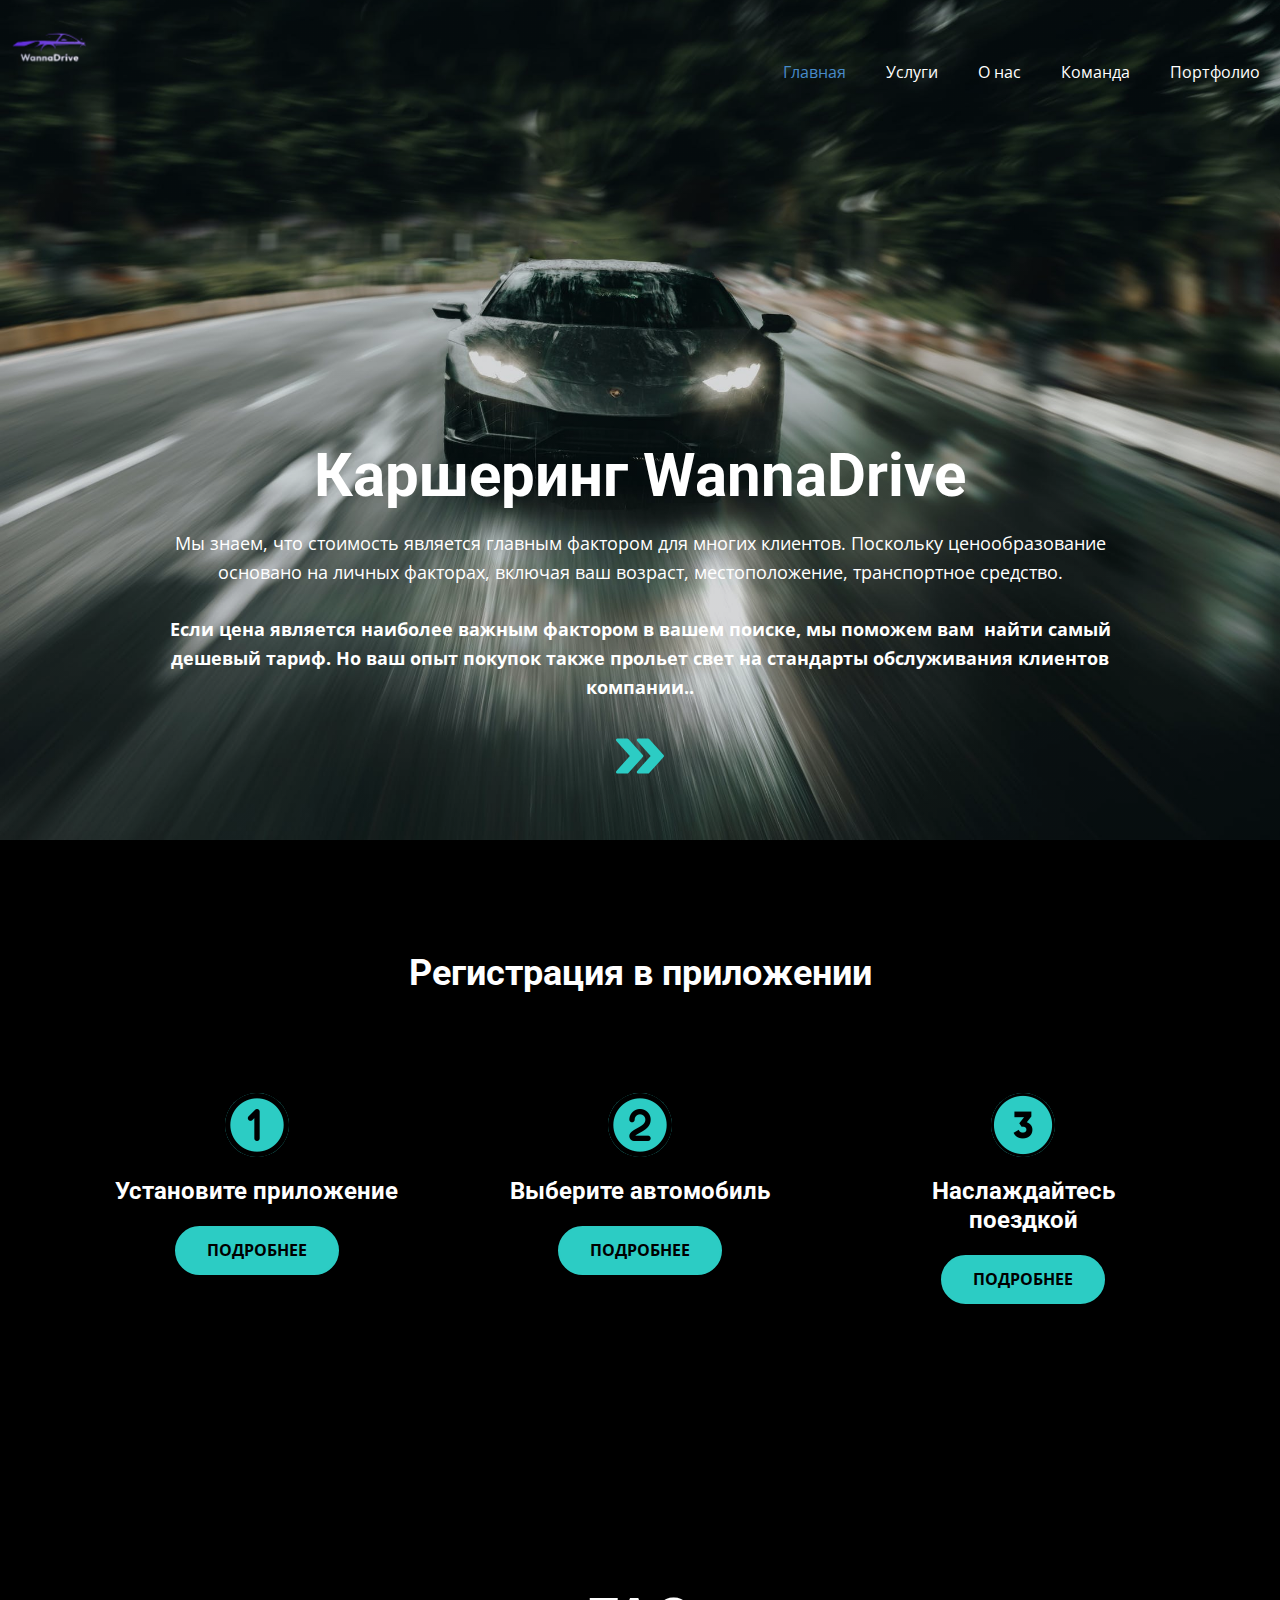
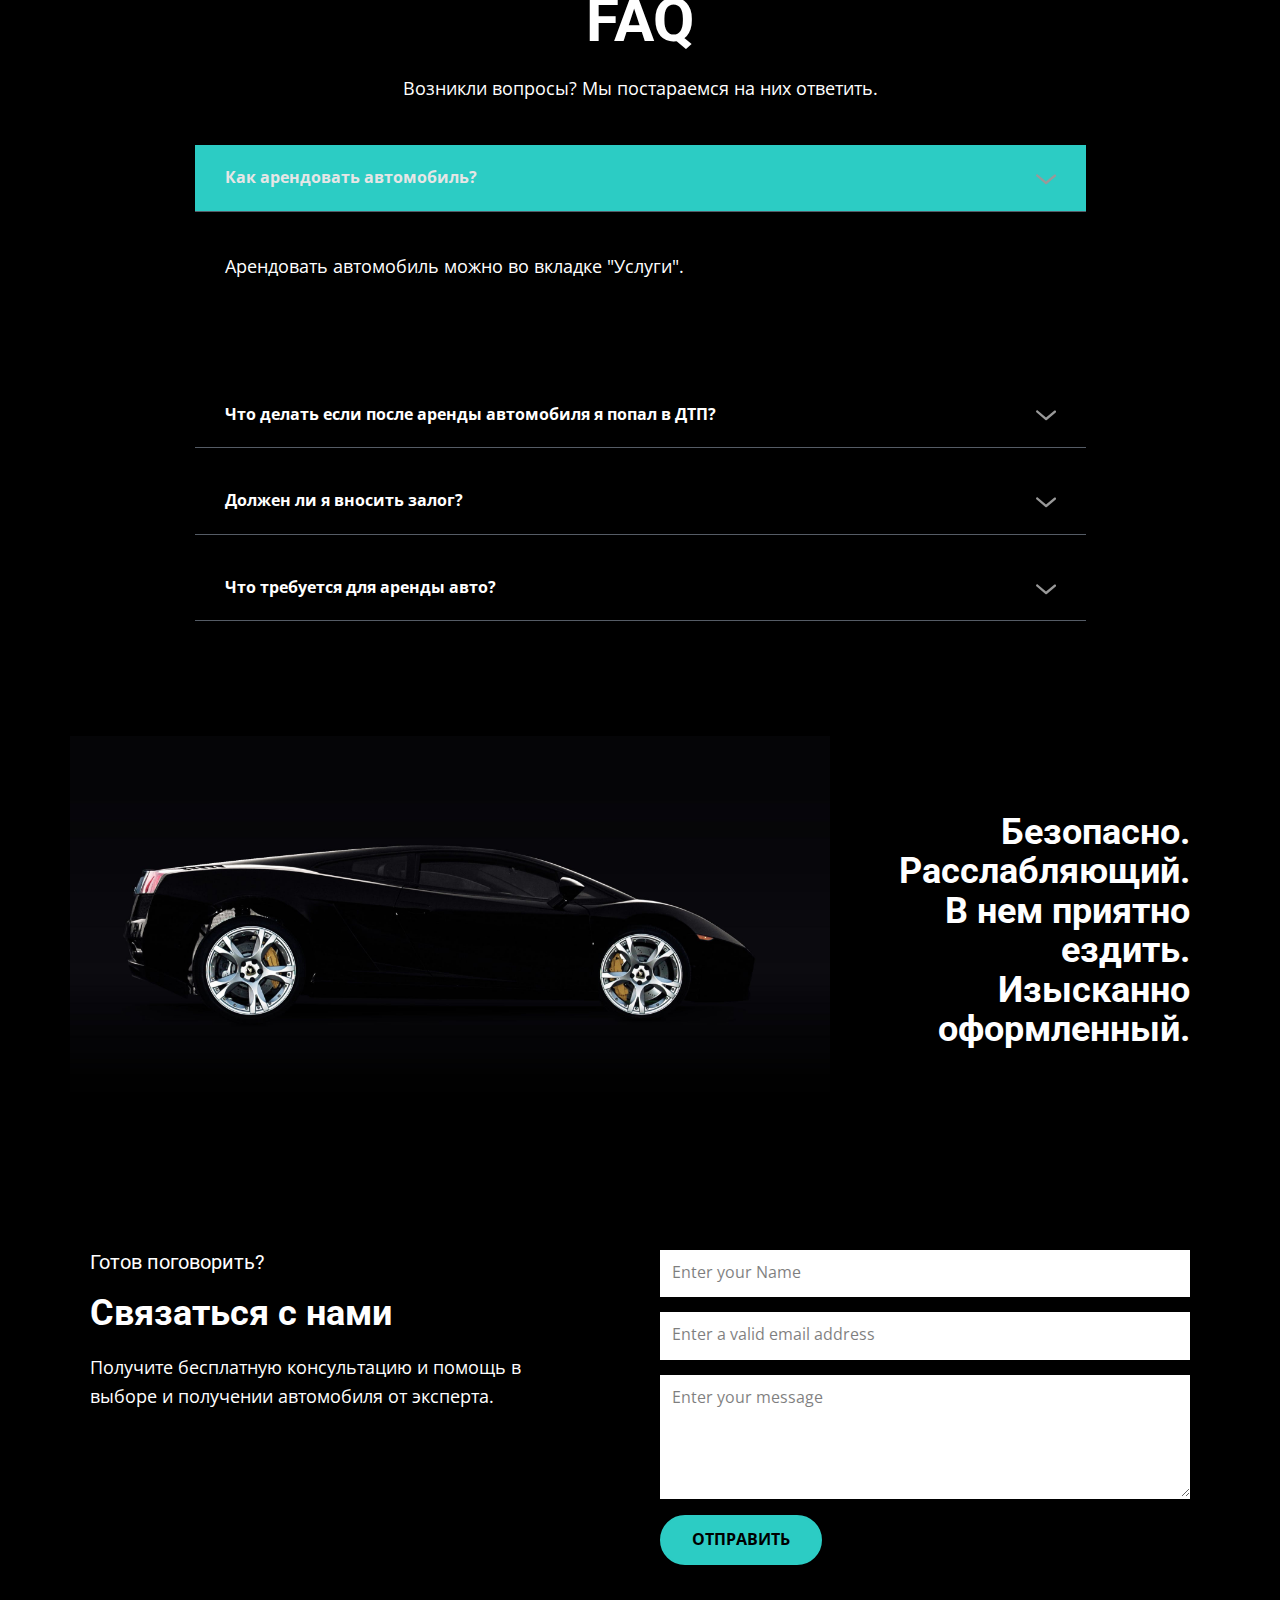
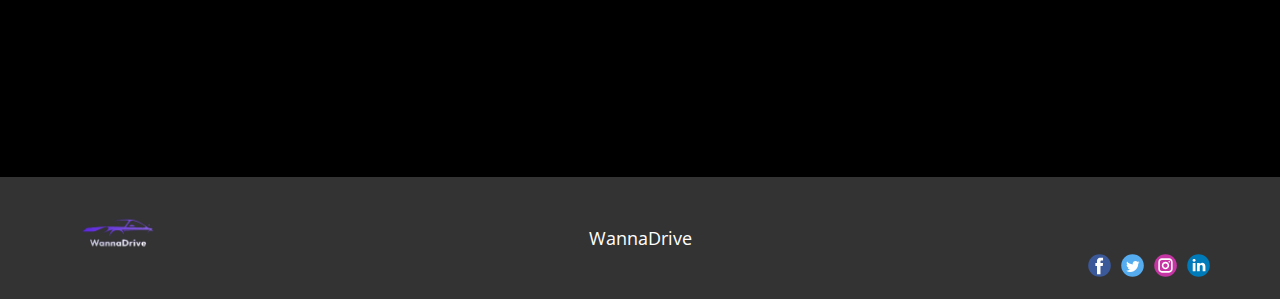
<file: index.html>
<!DOCTYPE html>
<html style="font-size: 16px;" lang="ru"><head>
    <meta name="viewport" content="width=device-width, initial-scale=1.0">
    <meta charset="utf-8">
    <meta name="keywords" content="Finding the best car insurance company for you, Insurance and investing for your many sides, Finding the best car insurance company for you, The Best Insurance Companies for 2021, The Best Car Insurance Companies for 2021, Faq, Safe. Relaxing. Good to ride in. Subtly decorated., Contact Us">
    <meta name="description" content="">
    <title>Главная</title>
    <link rel="stylesheet" href="nicepage.css" media="screen">
<link rel="stylesheet" href="Главная.css" media="screen">
    <script class="u-script" type="text/javascript" src="jquery.js" defer=""></script>
    <script class="u-script" type="text/javascript" src="nicepage.js" defer=""></script>
    <meta name="generator" content="Nicepage 6.4.0, nicepage.com">
    <meta name="referrer" content="origin">
    <link id="u-theme-google-font" rel="stylesheet" href="https://fonts.googleapis.com/css?family=Roboto:100,100i,300,300i,400,400i,500,500i,700,700i,900,900i|Open+Sans:300,300i,400,400i,500,500i,600,600i,700,700i,800,800i">
    
    
    
    
    
    
    
    <script type="application/ld+json">{
		"@context": "http://schema.org",
		"@type": "Organization",
		"name": "",
		"logo": "images/6bcded929ae84539810c22df4561a452-Photoroom.png-Photoroom.png",
		"sameAs": []
}</script>
    <meta name="theme-color" content="#478ac9">
    <meta property="og:title" content="Главная">
    <meta property="og:type" content="website">
  <meta data-intl-tel-input-cdn-path="intlTelInput/"></head>
  <body data-path-to-root="./" data-include-products="true" class="u-body u-overlap u-overlap-contrast u-overlap-transparent u-xl-mode" data-lang="ru"><header class="u-black u-clearfix u-header u-header" id="sec-9b36"><nav class="u-menu u-menu-one-level u-offcanvas u-menu-1">
        <div class="menu-collapse" style="font-size: 1rem; letter-spacing: 0px;">
          <a class="u-button-style u-custom-left-right-menu-spacing u-custom-padding-bottom u-custom-top-bottom-menu-spacing u-nav-link u-text-active-palette-1-base u-text-hover-palette-2-base" href="#">
            <svg class="u-svg-link" viewBox="0 0 24 24"><use xmlns:xlink="http://www.w3.org/1999/xlink" xlink:href="#menu-hamburger"></use></svg>
            <svg class="u-svg-content" version="1.1" id="menu-hamburger" viewBox="0 0 16 16" x="0px" y="0px" xmlns:xlink="http://www.w3.org/1999/xlink" xmlns="http://www.w3.org/2000/svg"><g><rect y="1" width="16" height="2"></rect><rect y="7" width="16" height="2"></rect><rect y="13" width="16" height="2"></rect>
</g></svg>
          </a>
        </div>
        <div class="u-custom-menu u-nav-container">
          <ul class="u-nav u-unstyled u-nav-1"><li class="u-nav-item"><a class="u-button-style u-nav-link u-text-active-palette-1-base u-text-hover-palette-2-base" href="Главная.html" style="padding: 10px 20px;">Главная</a>
</li><li class="u-nav-item"><a class="u-button-style u-nav-link u-text-active-palette-1-base u-text-hover-palette-2-base" href="Услуги.html" style="padding: 10px 20px;">Услуги</a>
</li><li class="u-nav-item"><a class="u-button-style u-nav-link u-text-active-palette-1-base u-text-hover-palette-2-base" href="О-нас.html" style="padding: 10px 20px;">О нас</a>
</li><li class="u-nav-item"><a class="u-button-style u-nav-link u-text-active-palette-1-base u-text-hover-palette-2-base" href="Команда.html" style="padding: 10px 20px;">Команда</a>
</li><li class="u-nav-item"><a class="u-button-style u-nav-link u-text-active-palette-1-base u-text-hover-palette-2-base" href="Портфолио.html" style="padding: 10px 20px;">Портфолио</a>
</li></ul>
        </div>
        <div class="u-custom-menu u-nav-container-collapse">
          <div class="u-black u-container-style u-inner-container-layout u-opacity u-opacity-95 u-sidenav">
            <div class="u-inner-container-layout u-sidenav-overflow">
              <div class="u-menu-close"></div>
              <ul class="u-align-center u-nav u-popupmenu-items u-unstyled u-nav-2"><li class="u-nav-item"><a class="u-button-style u-nav-link" href="Главная.html">Главная</a>
</li><li class="u-nav-item"><a class="u-button-style u-nav-link" href="Услуги.html">Услуги</a>
</li><li class="u-nav-item"><a class="u-button-style u-nav-link" href="О-нас.html">О нас</a>
</li><li class="u-nav-item"><a class="u-button-style u-nav-link" href="Команда.html">Команда</a>
</li><li class="u-nav-item"><a class="u-button-style u-nav-link" href="Портфолио.html">Портфолио</a>
</li></ul>
            </div>
          </div>
          <div class="u-black u-menu-overlay u-opacity u-opacity-70"></div>
        </div>
      </nav><a href="https://" class="u-image u-logo u-image-1" data-image-width="200" data-image-height="200">
        <img src="images/6bcded929ae84539810c22df4561a452-Photoroom.png-Photoroom.png" class="u-logo-image u-logo-image-1">
      </a></header>
    <section class="u-align-center u-clearfix u-image u-shading u-section-1" id="carousel_c016" data-image-width="2250" data-image-height="1500">
      <div class="u-clearfix u-sheet u-sheet-1">
        <h1 class="u-text u-text-body-alt-color u-text-1">Каршеринг WannaDrive </h1>
        <p class="u-text u-text-body-alt-color u-text-2">Мы знаем, что стоимость является главным фактором для многих клиентов. Поскольку ценообразование основано на личных факторах, включая ваш возраст, местоположение, транспортное средство.<br>
          <br>
          <span style="font-weight: 700;">Если цена является наиболее важным фактором в вашем поиске, мы поможем вам&nbsp; найти самый дешевый тариф. Но ваш опыт покупок также прольет свет на стандарты обслуживания клиентов компании..</span>
        </p><span class="u-icon u-icon-circle u-text-palette-4-base u-icon-1"><svg class="u-svg-link" preserveAspectRatio="xMidYMin slice" viewBox="0 0 480.026 480.026" style=""><use xmlns:xlink="http://www.w3.org/1999/xlink" xlink:href="#svg-5092"></use></svg><svg class="u-svg-content" viewBox="0 0 480.026 480.026" x="0px" y="0px" id="svg-5092" style="enable-background:new 0 0 480.026 480.026;"><g><g><path d="M475.922,229.325l-144-160c-3.072-3.392-7.36-5.312-11.904-5.312h-96c-6.304,0-12.032,3.712-14.624,9.472    c-2.56,5.792-1.504,12.544,2.72,17.216l134.368,149.312l-134.368,149.28c-4.224,4.704-5.312,11.456-2.72,17.216    c2.592,5.792,8.32,9.504,14.624,9.504h96c4.544,0,8.832-1.952,11.904-5.28l144-160    C481.394,244.653,481.394,235.373,475.922,229.325z"></path>
</g>
</g><g><g><path d="M267.922,229.325l-144-160c-3.072-3.392-7.36-5.312-11.904-5.312h-96c-6.304,0-12.032,3.712-14.624,9.472    c-2.56,5.792-1.504,12.544,2.72,17.216l134.368,149.312L4.114,389.293c-4.224,4.704-5.312,11.456-2.72,17.216    c2.592,5.792,8.32,9.504,14.624,9.504h96c4.544,0,8.832-1.952,11.904-5.28l144-160    C273.394,244.653,273.394,235.373,267.922,229.325z"></path>
</g>
</g></svg></span>
      </div>
    </section>
    <section class="u-align-center u-black u-clearfix u-section-2" id="carousel_52c8">
      <div class="u-clearfix u-sheet u-valign-middle u-sheet-1">
        <h2 class="u-text u-text-1">Регистрация в приложении </h2>
        <div class="u-expanded-width u-list u-list-1">
          <div class="u-repeater u-repeater-1">
            <div class="u-align-center u-container-style u-list-item u-repeater-item">
              <div class="u-container-layout u-similar-container u-valign-top u-container-layout-1"><span class="u-custom-item u-file-icon u-icon u-icon-circle u-palette-4-base u-spacing-10 u-text-black u-icon-1"><img src="images/10595791-b599d28c.png" alt=""></span>
                <h5 class="u-text u-text-2">Установите приложение </h5>
                <a href="https://" class="u-border-2 u-border-palette-4-base u-btn u-btn-round u-button-style u-hover-palette-4-base u-palette-4-base u-radius-25 u-text-black u-text-hover-white u-btn-1">Подробнее</a>
              </div>
            </div>
            <div class="u-align-center u-container-style u-list-item u-repeater-item">
              <div class="u-container-layout u-similar-container u-valign-top u-container-layout-2"><span class="u-custom-item u-file-icon u-icon u-icon-circle u-palette-4-base u-spacing-10 u-text-black u-icon-2"><img src="images/10595792-a1c15471.png" alt=""></span>
                <h5 class="u-text u-text-3">Выберите автомобиль</h5>
                <a href="https://" class="u-border-2 u-border-palette-4-base u-btn u-btn-round u-button-style u-hover-palette-4-base u-palette-4-base u-radius-25 u-text-black u-text-hover-white u-btn-2">Подробнее</a>
              </div>
            </div>
            <div class="u-align-center u-container-style u-list-item u-repeater-item">
              <div class="u-container-layout u-similar-container u-valign-top u-container-layout-3"><span class="u-custom-item u-file-icon u-icon u-icon-circle u-palette-4-base u-spacing-10 u-text-black u-icon-3"><img src="images/8068125-5aaaed7a.png" alt=""></span>
                <h5 class="u-text u-text-4">Наслаждайтесь поездкой</h5>
                <a href="https://" class="u-border-2 u-border-palette-4-base u-btn u-btn-round u-button-style u-hover-palette-4-base u-palette-4-base u-radius-25 u-text-black u-text-hover-white u-btn-3">Подробнее</a>
              </div>
            </div>
          </div>
        </div>
      </div>
    </section>
    <section class="u-align-center u-black u-clearfix u-section-3" id="carousel_ddcf">
      <div class="u-clearfix u-sheet u-valign-middle u-sheet-1">
        <h2 class="u-text u-text-1">FAQ </h2>
        <p class="u-text u-text-2">Возникли вопросы? Мы постараемся на них ответить.</p>
        <div class="u-accordion u-faq u-spacing-20 u-accordion-1">
          <div class="u-accordion-item">
            <a class="active u-accordion-link u-active-palette-4-base u-border-1 u-border-active-palette-5-dark-2 u-border-hover-palette-5-dark-2 u-border-no-left u-border-no-right u-border-no-top u-border-palette-5-dark-2 u-button-style u-text-white u-accordion-link-1" id="link-accordion-6327" aria-controls="accordion-6327" aria-selected="true">
              <span class="u-accordion-link-text">Как арендовать автомобиль?</span><span class="u-accordion-link-icon u-icon u-text-black u-icon-1"><svg class="u-svg-link" preserveAspectRatio="xMidYMin slice" viewBox="0 0 16 16" style=""><use xmlns:xlink="http://www.w3.org/1999/xlink" xlink:href="#svg-2c6d"></use></svg><svg class="u-svg-content" viewBox="0 0 16 16" x="0px" y="0px" id="svg-2c6d" style=""><path d="M8,10.7L1.6,5.3c-0.4-0.4-1-0.4-1.3,0c-0.4,0.4-0.4,0.9,0,1.3l7.2,6.1c0.1,0.1,0.4,0.2,0.6,0.2s0.4-0.1,0.6-0.2l7.1-6
	c0.4-0.4,0.4-0.9,0-1.3c-0.4-0.4-1-0.4-1.3,0L8,10.7z"></path></svg></span>
            </a>
            <div class="u-accordion-active u-accordion-pane u-container-style u-accordion-pane-1" id="accordion-6327" aria-labelledby="link-accordion-6327">
              <div class="u-container-layout u-container-layout-1">
                <div class="fr-view u-clearfix u-rich-text u-text">
                  <p>Арендовать автомобиль можно во вкладке "Услуги".</p>
                </div>
              </div>
            </div>
          </div>
          <div class="u-accordion-item">
            <a class="u-accordion-link u-active-palette-4-base u-border-1 u-border-active-palette-5-dark-2 u-border-hover-palette-5-dark-2 u-border-no-left u-border-no-right u-border-no-top u-border-palette-5-dark-2 u-button-style u-text-white u-accordion-link-2" id="link-accordion-4aab" aria-controls="accordion-4aab" aria-selected="false">
              <span class="u-accordion-link-text">Что делать если после аренды автомобиля я попал в ДТП?</span><span class="u-accordion-link-icon u-icon u-text-black u-icon-2"><svg class="u-svg-link" preserveAspectRatio="xMidYMin slice" viewBox="0 0 16 16" style=""><use xmlns:xlink="http://www.w3.org/1999/xlink" xlink:href="#svg-937a"></use></svg><svg class="u-svg-content" viewBox="0 0 16 16" x="0px" y="0px" id="svg-937a" style=""><path d="M8,10.7L1.6,5.3c-0.4-0.4-1-0.4-1.3,0c-0.4,0.4-0.4,0.9,0,1.3l7.2,6.1c0.1,0.1,0.4,0.2,0.6,0.2s0.4-0.1,0.6-0.2l7.1-6
	c0.4-0.4,0.4-0.9,0-1.3c-0.4-0.4-1-0.4-1.3,0L8,10.7z"></path></svg></span>
            </a>
            <div class="u-accordion-pane u-container-style u-accordion-pane-2" id="accordion-4aab" aria-labelledby="link-accordion-4aab">
              <div class="u-container-layout u-container-layout-2">
                <div class="fr-view u-clearfix u-rich-text u-text">
                  <p>.</p>
                </div>
              </div>
            </div>
          </div>
          <div class="u-accordion-item">
            <a class="u-accordion-link u-active-palette-4-base u-border-1 u-border-active-palette-5-dark-2 u-border-hover-palette-5-dark-2 u-border-no-left u-border-no-right u-border-no-top u-border-palette-5-dark-2 u-button-style u-text-white u-accordion-link-3" id="link-accordion-eb1f" aria-controls="accordion-eb1f" aria-selected="false">
              <span class="u-accordion-link-text">Должен ли я вносить залог?</span><span class="u-accordion-link-icon u-icon u-text-black u-icon-3"><svg class="u-svg-link" preserveAspectRatio="xMidYMin slice" viewBox="0 0 16 16" style=""><use xmlns:xlink="http://www.w3.org/1999/xlink" xlink:href="#svg-4086"></use></svg><svg class="u-svg-content" viewBox="0 0 16 16" x="0px" y="0px" id="svg-4086" style=""><path d="M8,10.7L1.6,5.3c-0.4-0.4-1-0.4-1.3,0c-0.4,0.4-0.4,0.9,0,1.3l7.2,6.1c0.1,0.1,0.4,0.2,0.6,0.2s0.4-0.1,0.6-0.2l7.1-6
	c0.4-0.4,0.4-0.9,0-1.3c-0.4-0.4-1-0.4-1.3,0L8,10.7z"></path></svg></span>
            </a>
            <div class="u-accordion-pane u-container-style u-accordion-pane-3" id="accordion-eb1f" aria-labelledby="link-accordion-eb1f">
              <div class="u-container-layout u-container-layout-3">
                <div class="fr-view u-clearfix u-rich-text u-text"></div>
              </div>
            </div>
          </div>
          <div class="u-accordion-item u-expanded-width">
            <a class="u-accordion-link u-active-palette-4-base u-border-1 u-border-active-palette-5-dark-2 u-border-hover-palette-5-dark-2 u-border-no-left u-border-no-right u-border-no-top u-border-palette-5-dark-2 u-button-style u-text-white u-accordion-link-4" id="link-accordion-eb1f" aria-controls="accordion-eb1f" aria-selected="false">
              <span class="u-accordion-link-text">Что требуется для аренды авто?</span><span class="u-accordion-link-icon u-icon u-text-black u-icon-4"><svg class="u-svg-link" preserveAspectRatio="xMidYMin slice" viewBox="0 0 16 16" style=""><use xmlns:xlink="http://www.w3.org/1999/xlink" xlink:href="#svg-df61"></use></svg><svg class="u-svg-content" viewBox="0 0 16 16" x="0px" y="0px" id="svg-df61" style=""><path d="M8,10.7L1.6,5.3c-0.4-0.4-1-0.4-1.3,0c-0.4,0.4-0.4,0.9,0,1.3l7.2,6.1c0.1,0.1,0.4,0.2,0.6,0.2s0.4-0.1,0.6-0.2l7.1-6
	c0.4-0.4,0.4-0.9,0-1.3c-0.4-0.4-1-0.4-1.3,0L8,10.7z"></path></svg></span>
            </a>
            <div class="u-accordion-pane u-container-style u-accordion-pane-4" id="accordion-eb1f" aria-labelledby="link-accordion-eb1f">
              <div class="u-container-layout u-container-layout-4">
                <div class="fr-view u-clearfix u-rich-text u-text"></div>
              </div>
            </div>
          </div>
        </div>
      </div>
    </section>
    <section class="u-black u-clearfix u-section-4" id="carousel_14aa">
      <div class="u-clearfix u-sheet u-sheet-1">
        <div class="data-layout-selected u-clearfix u-expanded-width u-layout-wrap u-layout-wrap-1">
          <div class="u-layout">
            <div class="u-layout-row">
              <div class="u-container-style u-image u-image-contain u-layout-cell u-left-cell u-size-37-lg u-size-37-md u-size-37-sm u-size-37-xs u-size-40-xl u-image-1">
                <div class="u-container-layout u-container-layout-1"></div>
              </div>
              <div class="u-align-right u-container-style u-layout-cell u-right-cell u-size-20-xl u-size-23-lg u-size-23-md u-size-23-sm u-size-23-xs u-layout-cell-2">
                <div class="u-container-layout u-valign-middle u-container-layout-2">
                  <h2 class="u-text u-text-white u-text-1">Безопасно. Расслабляющий. В нем приятно ездить. Изысканно оформленный.</h2>
                </div>
              </div>
            </div>
          </div>
        </div>
      </div>
    </section>
    <section class="u-black u-clearfix u-section-5" id="carousel_9254">
      <div class="u-clearfix u-sheet u-sheet-1">
        <div class="data-layout-selected u-clearfix u-expanded-width u-layout-wrap u-layout-wrap-1">
          <div class="u-layout">
            <div class="u-layout-row">
              <div class="u-container-style u-layout-cell u-left-cell u-size-30 u-layout-cell-1">
                <div class="u-container-layout u-container-layout-1">
                  <h5 class="u-text u-text-1"> Готов поговорить?</h5>
                  <h2 class="u-text u-text-2"> Связаться с нами</h2>
                  <p class="u-text u-text-3"> Получите бесплатную консультацию и помощь в выборе и получении автомобиля от эксперта.</p>
                </div>
              </div>
              <div class="u-container-style u-layout-cell u-right-cell u-size-30 u-layout-cell-2">
                <div class="u-container-layout u-container-layout-2">
                  <div class="u-form u-form-1">
                    <form action="https://forms.nicepagesrv.com/v2/form/process" class="u-block-4f5d-12 u-clearfix u-form-spacing-15 u-form-vertical u-inner-form" source="email"><!-- hidden inputs for siteId and pageId -->
                      <div class="u-form-group u-form-name">
                        <label for="name-f798" class="u-form-control-hidden u-label">Name</label>
                        <input type="text" placeholder="Enter your Name" id="name-f798" name="name" class="u-border-2 u-border-no-left u-border-no-right u-border-no-top u-border-white u-input u-input-rectangle" required="">
                      </div><!-- always visible -->
                      <div class="u-form-email u-form-group">
                        <label for="email-f798" class="u-form-control-hidden u-label">Email</label>
                        <input type="email" placeholder="Enter a valid email address" id="email-f798" name="email" class="u-border-2 u-border-no-left u-border-no-right u-border-no-top u-border-white u-input u-input-rectangle" required="">
                      </div>
                      <div class="u-form-group u-form-message">
                        <label for="message-f798" class="u-form-control-hidden u-label">Message</label>
                        <textarea placeholder="Enter your message" rows="4" cols="50" id="message-f798" name="message" class="u-border-2 u-border-no-left u-border-no-right u-border-no-top u-border-white u-input u-input-rectangle" required=""></textarea>
                      </div>
                      <div class="u-form-group u-form-submit">
                        <a href="#" class="u-border-2 u-border-active-palette-4-base u-border-hover-palette-4-base u-border-palette-4-base u-btn u-btn-round u-btn-submit u-button-style u-palette-4-base u-radius-25 u-text-active-white u-text-black u-text-hover-white u-btn-1">Отправить </a>
                        <input type="submit" value="submit" class="u-form-control-hidden">
                      </div>
                      <div class="u-form-send-message u-form-send-success"> Thank you! Your message has been sent. </div>
                      <div class="u-form-send-error u-form-send-message"> Unable to send your message. Please fix errors then try again. </div>
                      <input type="hidden" value="" name="recaptchaResponse">
                      <input type="hidden" name="formServices" value="421793b8-c045-6f3b-ead1-3a398f92b607">
                    </form>
                  </div>
                </div>
              </div>
            </div>
          </div>
        </div>
      </div>
    </section>
    <style class="u-overlap-style">.u-overlap:not(.u-sticky-scroll) .u-header {
transparency: 100 !important
}</style>
    
    
    
    <footer class="u-align-center-md u-align-center-sm u-align-center-xs u-clearfix u-footer u-grey-80" id="sec-1533"><div class="u-clearfix u-sheet u-sheet-1">
        <a href="https://" class="u-image u-logo u-image-1" data-image-width="200" data-image-height="200">
          <img src="images/6bcded929ae84539810c22df4561a452-Photoroom.png-Photoroom.png" class="u-logo-image u-logo-image-1">
        </a>
        <p class="u-align-center-lg u-align-center-md u-align-center-xl u-text u-text-1">WannaDrive </p>
        <div class="u-align-left u-social-icons u-spacing-10 u-social-icons-1">
          <a class="u-social-url" title="facebook" target="_blank" href=""><span class="u-icon u-social-facebook u-social-icon u-icon-1"><svg class="u-svg-link" preserveAspectRatio="xMidYMin slice" viewBox="0 0 112 112" style=""><use xmlns:xlink="http://www.w3.org/1999/xlink" xlink:href="#svg-df4e"></use></svg><svg class="u-svg-content" viewBox="0 0 112 112" x="0" y="0" id="svg-df4e"><circle fill="currentColor" cx="56.1" cy="56.1" r="55"></circle><path fill="#FFFFFF" d="M73.5,31.6h-9.1c-1.4,0-3.6,0.8-3.6,3.9v8.5h12.6L72,58.3H60.8v40.8H43.9V58.3h-8V43.9h8v-9.2
      c0-6.7,3.1-17,17-17h12.5v13.9H73.5z"></path></svg></span>
          </a>
          <a class="u-social-url" title="twitter" target="_blank" href=""><span class="u-icon u-social-icon u-social-twitter u-icon-2"><svg class="u-svg-link" preserveAspectRatio="xMidYMin slice" viewBox="0 0 112 112" style=""><use xmlns:xlink="http://www.w3.org/1999/xlink" xlink:href="#svg-8939"></use></svg><svg class="u-svg-content" viewBox="0 0 112 112" x="0" y="0" id="svg-8939"><circle fill="currentColor" class="st0" cx="56.1" cy="56.1" r="55"></circle><path fill="#FFFFFF" d="M83.8,47.3c0,0.6,0,1.2,0,1.7c0,17.7-13.5,38.2-38.2,38.2C38,87.2,31,85,25,81.2c1,0.1,2.1,0.2,3.2,0.2
      c6.3,0,12.1-2.1,16.7-5.7c-5.9-0.1-10.8-4-12.5-9.3c0.8,0.2,1.7,0.2,2.5,0.2c1.2,0,2.4-0.2,3.5-0.5c-6.1-1.2-10.8-6.7-10.8-13.1
      c0-0.1,0-0.1,0-0.2c1.8,1,3.9,1.6,6.1,1.7c-3.6-2.4-6-6.5-6-11.2c0-2.5,0.7-4.8,1.8-6.7c6.6,8.1,16.5,13.5,27.6,14
      c-0.2-1-0.3-2-0.3-3.1c0-7.4,6-13.4,13.4-13.4c3.9,0,7.3,1.6,9.8,4.2c3.1-0.6,5.9-1.7,8.5-3.3c-1,3.1-3.1,5.8-5.9,7.4
      c2.7-0.3,5.3-1,7.7-2.1C88.7,43,86.4,45.4,83.8,47.3z"></path></svg></span>
          </a>
          <a class="u-social-url" title="instagram" target="_blank" href=""><span class="u-icon u-social-icon u-social-instagram u-icon-3"><svg class="u-svg-link" preserveAspectRatio="xMidYMin slice" viewBox="0 0 112 112" style=""><use xmlns:xlink="http://www.w3.org/1999/xlink" xlink:href="#svg-9cb6"></use></svg><svg class="u-svg-content" viewBox="0 0 112 112" x="0" y="0" id="svg-9cb6"><circle fill="currentColor" cx="56.1" cy="56.1" r="55"></circle><path fill="#FFFFFF" d="M55.9,38.2c-9.9,0-17.9,8-17.9,17.9C38,66,46,74,55.9,74c9.9,0,17.9-8,17.9-17.9C73.8,46.2,65.8,38.2,55.9,38.2
      z M55.9,66.4c-5.7,0-10.3-4.6-10.3-10.3c-0.1-5.7,4.6-10.3,10.3-10.3c5.7,0,10.3,4.6,10.3,10.3C66.2,61.8,61.6,66.4,55.9,66.4z"></path><path fill="#FFFFFF" d="M74.3,33.5c-2.3,0-4.2,1.9-4.2,4.2s1.9,4.2,4.2,4.2s4.2-1.9,4.2-4.2S76.6,33.5,74.3,33.5z"></path><path fill="#FFFFFF" d="M73.1,21.3H38.6c-9.7,0-17.5,7.9-17.5,17.5v34.5c0,9.7,7.9,17.6,17.5,17.6h34.5c9.7,0,17.5-7.9,17.5-17.5V38.8
      C90.6,29.1,82.7,21.3,73.1,21.3z M83,73.3c0,5.5-4.5,9.9-9.9,9.9H38.6c-5.5,0-9.9-4.5-9.9-9.9V38.8c0-5.5,4.5-9.9,9.9-9.9h34.5
      c5.5,0,9.9,4.5,9.9,9.9V73.3z"></path></svg></span>
          </a>
          <a class="u-social-url" title="linkedin" target="_blank" href=""><span class="u-icon u-social-icon u-social-linkedin u-icon-4"><svg class="u-svg-link" preserveAspectRatio="xMidYMin slice" viewBox="0 0 112 112" style=""><use xmlns:xlink="http://www.w3.org/1999/xlink" xlink:href="#svg-4a27"></use></svg><svg class="u-svg-content" viewBox="0 0 112 112" x="0" y="0" id="svg-4a27"><circle fill="currentColor" cx="56.1" cy="56.1" r="55"></circle><path fill="#FFFFFF" d="M41.3,83.7H27.9V43.4h13.4V83.7z M34.6,37.9L34.6,37.9c-4.6,0-7.5-3.1-7.5-7c0-4,3-7,7.6-7s7.4,3,7.5,7
      C42.2,34.8,39.2,37.9,34.6,37.9z M89.6,83.7H76.2V62.2c0-5.4-1.9-9.1-6.8-9.1c-3.7,0-5.9,2.5-6.9,4.9c-0.4,0.9-0.4,2.1-0.4,3.3v22.5
      H48.7c0,0,0.2-36.5,0-40.3h13.4v5.7c1.8-2.7,5-6.7,12.1-6.7c8.8,0,15.4,5.8,15.4,18.1V83.7z"></path></svg></span>
          </a>
        </div>
      </div></footer>
    
    </section><span style="height: 64px; width: 64px; margin-left: 0px; margin-right: auto; margin-top: 0px; background-image: none; right: 20px; bottom: 20px; padding: 15px" class="u-back-to-top u-icon u-icon-circle u-opacity u-opacity-85 u-palette-1-base" data-href="#">
        <svg class="u-svg-link" preserveAspectRatio="xMidYMin slice" viewBox="0 0 551.13 551.13"><use xmlns:xlink="http://www.w3.org/1999/xlink" xlink:href="#svg-1d98"></use></svg>
        <svg class="u-svg-content" enable-background="new 0 0 551.13 551.13" viewBox="0 0 551.13 551.13" xmlns="http://www.w3.org/2000/svg" id="svg-1d98"><path d="m275.565 189.451 223.897 223.897h51.668l-275.565-275.565-275.565 275.565h51.668z"></path></svg>
    </span>
  
</body></html>
</file>
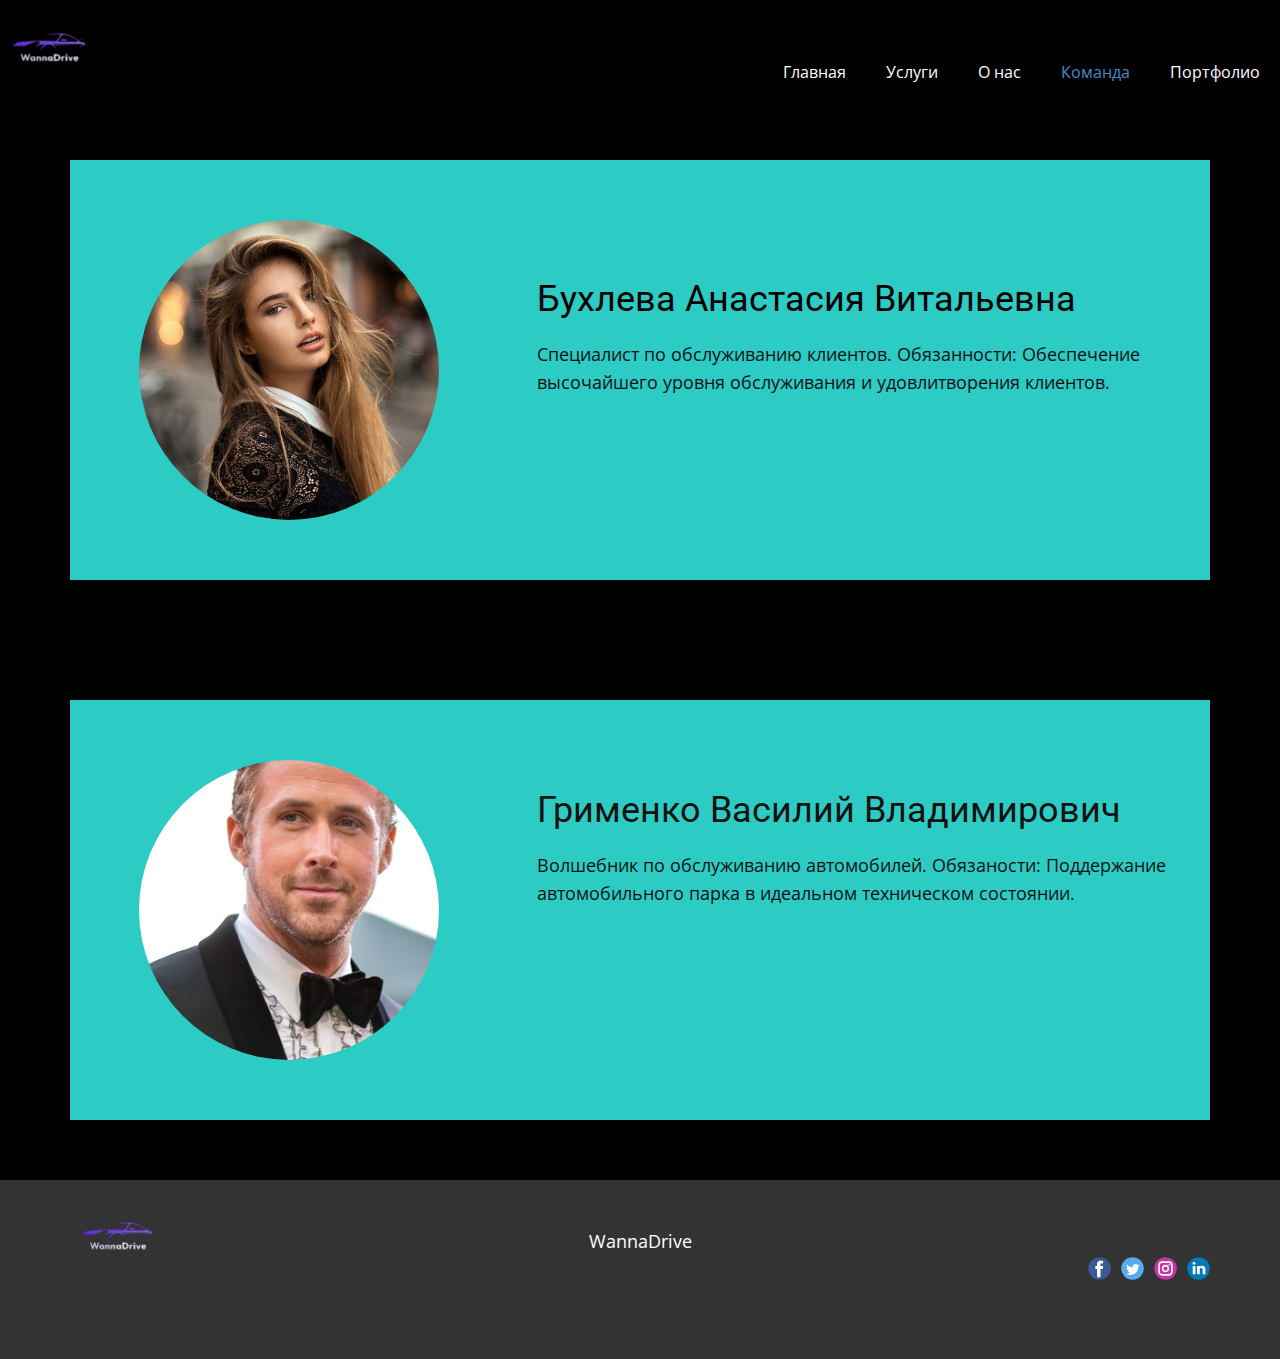
<file: Команда.html>
<!DOCTYPE html>
<html style="font-size: 16px;" lang="ru"><head>
    <meta name="viewport" content="width=device-width, initial-scale=1.0">
    <meta charset="utf-8">
    <meta name="keywords" content="Бухлева Анастасия Витальевна​, About Us">
    <meta name="description" content="">
    <title>Команда</title>
    <link rel="stylesheet" href="nicepage.css" media="screen">
<link rel="stylesheet" href="Команда.css" media="screen">
    <script class="u-script" type="text/javascript" src="jquery.js" defer=""></script>
    <script class="u-script" type="text/javascript" src="nicepage.js" defer=""></script>
    <meta name="generator" content="Nicepage 6.4.0, nicepage.com">
    <link id="u-theme-google-font" rel="stylesheet" href="https://fonts.googleapis.com/css?family=Roboto:100,100i,300,300i,400,400i,500,500i,700,700i,900,900i|Open+Sans:300,300i,400,400i,500,500i,600,600i,700,700i,800,800i">
    
    
    
    
    <script type="application/ld+json">{
		"@context": "http://schema.org",
		"@type": "Organization",
		"name": "",
		"logo": "images/6bcded929ae84539810c22df4561a452-Photoroom.png-Photoroom.png",
		"sameAs": []
}</script>
    <meta name="theme-color" content="#478ac9">
    <meta property="og:title" content="Команда">
    <meta property="og:type" content="website">
  <meta data-intl-tel-input-cdn-path="intlTelInput/"></head>
  <body data-path-to-root="./" data-include-products="true" class="u-body u-xl-mode" data-lang="ru"><header class="u-black u-clearfix u-header u-header" id="sec-9b36"><nav class="u-menu u-menu-one-level u-offcanvas u-menu-1">
        <div class="menu-collapse" style="font-size: 1rem; letter-spacing: 0px;">
          <a class="u-button-style u-custom-left-right-menu-spacing u-custom-padding-bottom u-custom-top-bottom-menu-spacing u-nav-link u-text-active-palette-1-base u-text-hover-palette-2-base" href="#">
            <svg class="u-svg-link" viewBox="0 0 24 24"><use xmlns:xlink="http://www.w3.org/1999/xlink" xlink:href="#menu-hamburger"></use></svg>
            <svg class="u-svg-content" version="1.1" id="menu-hamburger" viewBox="0 0 16 16" x="0px" y="0px" xmlns:xlink="http://www.w3.org/1999/xlink" xmlns="http://www.w3.org/2000/svg"><g><rect y="1" width="16" height="2"></rect><rect y="7" width="16" height="2"></rect><rect y="13" width="16" height="2"></rect>
</g></svg>
          </a>
        </div>
        <div class="u-custom-menu u-nav-container">
          <ul class="u-nav u-unstyled u-nav-1"><li class="u-nav-item"><a class="u-button-style u-nav-link u-text-active-palette-1-base u-text-hover-palette-2-base" href="Главная.html" style="padding: 10px 20px;">Главная</a>
</li><li class="u-nav-item"><a class="u-button-style u-nav-link u-text-active-palette-1-base u-text-hover-palette-2-base" href="Услуги.html" style="padding: 10px 20px;">Услуги</a>
</li><li class="u-nav-item"><a class="u-button-style u-nav-link u-text-active-palette-1-base u-text-hover-palette-2-base" href="О-нас.html" style="padding: 10px 20px;">О нас</a>
</li><li class="u-nav-item"><a class="u-button-style u-nav-link u-text-active-palette-1-base u-text-hover-palette-2-base" href="Команда.html" style="padding: 10px 20px;">Команда</a>
</li><li class="u-nav-item"><a class="u-button-style u-nav-link u-text-active-palette-1-base u-text-hover-palette-2-base" href="Портфолио.html" style="padding: 10px 20px;">Портфолио</a>
</li></ul>
        </div>
        <div class="u-custom-menu u-nav-container-collapse">
          <div class="u-black u-container-style u-inner-container-layout u-opacity u-opacity-95 u-sidenav">
            <div class="u-inner-container-layout u-sidenav-overflow">
              <div class="u-menu-close"></div>
              <ul class="u-align-center u-nav u-popupmenu-items u-unstyled u-nav-2"><li class="u-nav-item"><a class="u-button-style u-nav-link" href="Главная.html">Главная</a>
</li><li class="u-nav-item"><a class="u-button-style u-nav-link" href="Услуги.html">Услуги</a>
</li><li class="u-nav-item"><a class="u-button-style u-nav-link" href="О-нас.html">О нас</a>
</li><li class="u-nav-item"><a class="u-button-style u-nav-link" href="Команда.html">Команда</a>
</li><li class="u-nav-item"><a class="u-button-style u-nav-link" href="Портфолио.html">Портфолио</a>
</li></ul>
            </div>
          </div>
          <div class="u-black u-menu-overlay u-opacity u-opacity-70"></div>
        </div>
      </nav><a href="https://" class="u-image u-logo u-image-1" data-image-width="200" data-image-height="200">
        <img src="images/6bcded929ae84539810c22df4561a452-Photoroom.png-Photoroom.png" class="u-logo-image u-logo-image-1">
      </a></header>
    <section class="u-black u-clearfix u-section-1" id="sec-81fc">
      <div class="u-clearfix u-sheet u-sheet-1">
        <div class="data-layout-selected u-clearfix u-expanded-width u-gutter-0 u-layout-wrap u-layout-wrap-1">
          <div class="u-layout">
            <div class="u-layout-row">
              <div class="u-align-center u-container-style u-layout-cell u-left-cell u-palette-4-base u-size-23 u-layout-cell-1">
                <div class="u-container-layout u-valign-middle u-container-layout-1">
                  <div alt="" class="u-image u-image-circle u-image-1" src="" data-image-width="900" data-image-height="506"></div>
                </div>
              </div>
              <div class="u-align-left u-container-style u-layout-cell u-palette-4-base u-right-cell u-size-37 u-layout-cell-2">
                <div class="u-container-layout u-valign-top-xs u-container-layout-2">
                  <h2 class="u-text u-text-black u-text-default u-text-1">Бухлева Анастасия Витальевна </h2>
                  <p class="u-text u-text-body-color u-text-2">Специалист по обслуживанию клиентов. Обязанности: Обеспечение высочайшего уровня обслуживания и удовлитворения клиентов. </p>
                </div>
              </div>
            </div>
          </div>
        </div>
      </div>
    </section>
    <section class="u-black u-clearfix u-section-2" id="sec-2ec6">
      <div class="u-clearfix u-sheet u-sheet-1">
        <div class="data-layout-selected u-black u-clearfix u-expanded-width u-gutter-0 u-layout-wrap u-layout-wrap-1">
          <div class="u-layout">
            <div class="u-layout-row">
              <div class="u-align-center u-container-style u-layout-cell u-left-cell u-palette-4-base u-size-23 u-layout-cell-1">
                <div class="u-container-layout u-valign-middle u-container-layout-1">
                  <div alt="" class="u-image u-image-circle u-image-1" src="" data-image-width="330" data-image-height="500"></div>
                </div>
              </div>
              <div class="u-align-left u-container-style u-layout-cell u-palette-4-base u-right-cell u-size-37 u-layout-cell-2">
                <div class="u-container-layout u-valign-top-xs u-container-layout-2">
                  <h2 class="u-text u-text-body-color u-text-default u-text-1">Грименко Василий Владимирович </h2>
                  <p class="u-text u-text-body-color u-text-2">Волшебник по обслуживанию автомобилей. Обязаности: Поддержание автомобильного парка в идеальном техническом состоянии.</p>
                </div>
              </div>
            </div>
          </div>
        </div>
      </div>
    </section>
    
    
    
    <footer class="u-align-center-md u-align-center-sm u-align-center-xs u-clearfix u-footer u-grey-80" id="sec-1533"><div class="u-clearfix u-sheet u-sheet-1">
        <a href="https://" class="u-image u-logo u-image-1" data-image-width="200" data-image-height="200">
          <img src="images/6bcded929ae84539810c22df4561a452-Photoroom.png-Photoroom.png" class="u-logo-image u-logo-image-1">
        </a>
        <p class="u-align-center-lg u-align-center-md u-align-center-xl u-text u-text-1">WannaDrive </p>
        <div class="u-align-left u-social-icons u-spacing-10 u-social-icons-1">
          <a class="u-social-url" title="facebook" target="_blank" href=""><span class="u-icon u-social-facebook u-social-icon u-icon-1"><svg class="u-svg-link" preserveAspectRatio="xMidYMin slice" viewBox="0 0 112 112" style=""><use xmlns:xlink="http://www.w3.org/1999/xlink" xlink:href="#svg-df4e"></use></svg><svg class="u-svg-content" viewBox="0 0 112 112" x="0" y="0" id="svg-df4e"><circle fill="currentColor" cx="56.1" cy="56.1" r="55"></circle><path fill="#FFFFFF" d="M73.5,31.6h-9.1c-1.4,0-3.6,0.8-3.6,3.9v8.5h12.6L72,58.3H60.8v40.8H43.9V58.3h-8V43.9h8v-9.2
      c0-6.7,3.1-17,17-17h12.5v13.9H73.5z"></path></svg></span>
          </a>
          <a class="u-social-url" title="twitter" target="_blank" href=""><span class="u-icon u-social-icon u-social-twitter u-icon-2"><svg class="u-svg-link" preserveAspectRatio="xMidYMin slice" viewBox="0 0 112 112" style=""><use xmlns:xlink="http://www.w3.org/1999/xlink" xlink:href="#svg-8939"></use></svg><svg class="u-svg-content" viewBox="0 0 112 112" x="0" y="0" id="svg-8939"><circle fill="currentColor" class="st0" cx="56.1" cy="56.1" r="55"></circle><path fill="#FFFFFF" d="M83.8,47.3c0,0.6,0,1.2,0,1.7c0,17.7-13.5,38.2-38.2,38.2C38,87.2,31,85,25,81.2c1,0.1,2.1,0.2,3.2,0.2
      c6.3,0,12.1-2.1,16.7-5.7c-5.9-0.1-10.8-4-12.5-9.3c0.8,0.2,1.7,0.2,2.5,0.2c1.2,0,2.4-0.2,3.5-0.5c-6.1-1.2-10.8-6.7-10.8-13.1
      c0-0.1,0-0.1,0-0.2c1.8,1,3.9,1.6,6.1,1.7c-3.6-2.4-6-6.5-6-11.2c0-2.5,0.7-4.8,1.8-6.7c6.6,8.1,16.5,13.5,27.6,14
      c-0.2-1-0.3-2-0.3-3.1c0-7.4,6-13.4,13.4-13.4c3.9,0,7.3,1.6,9.8,4.2c3.1-0.6,5.9-1.7,8.5-3.3c-1,3.1-3.1,5.8-5.9,7.4
      c2.7-0.3,5.3-1,7.7-2.1C88.7,43,86.4,45.4,83.8,47.3z"></path></svg></span>
          </a>
          <a class="u-social-url" title="instagram" target="_blank" href=""><span class="u-icon u-social-icon u-social-instagram u-icon-3"><svg class="u-svg-link" preserveAspectRatio="xMidYMin slice" viewBox="0 0 112 112" style=""><use xmlns:xlink="http://www.w3.org/1999/xlink" xlink:href="#svg-9cb6"></use></svg><svg class="u-svg-content" viewBox="0 0 112 112" x="0" y="0" id="svg-9cb6"><circle fill="currentColor" cx="56.1" cy="56.1" r="55"></circle><path fill="#FFFFFF" d="M55.9,38.2c-9.9,0-17.9,8-17.9,17.9C38,66,46,74,55.9,74c9.9,0,17.9-8,17.9-17.9C73.8,46.2,65.8,38.2,55.9,38.2
      z M55.9,66.4c-5.7,0-10.3-4.6-10.3-10.3c-0.1-5.7,4.6-10.3,10.3-10.3c5.7,0,10.3,4.6,10.3,10.3C66.2,61.8,61.6,66.4,55.9,66.4z"></path><path fill="#FFFFFF" d="M74.3,33.5c-2.3,0-4.2,1.9-4.2,4.2s1.9,4.2,4.2,4.2s4.2-1.9,4.2-4.2S76.6,33.5,74.3,33.5z"></path><path fill="#FFFFFF" d="M73.1,21.3H38.6c-9.7,0-17.5,7.9-17.5,17.5v34.5c0,9.7,7.9,17.6,17.5,17.6h34.5c9.7,0,17.5-7.9,17.5-17.5V38.8
      C90.6,29.1,82.7,21.3,73.1,21.3z M83,73.3c0,5.5-4.5,9.9-9.9,9.9H38.6c-5.5,0-9.9-4.5-9.9-9.9V38.8c0-5.5,4.5-9.9,9.9-9.9h34.5
      c5.5,0,9.9,4.5,9.9,9.9V73.3z"></path></svg></span>
          </a>
          <a class="u-social-url" title="linkedin" target="_blank" href=""><span class="u-icon u-social-icon u-social-linkedin u-icon-4"><svg class="u-svg-link" preserveAspectRatio="xMidYMin slice" viewBox="0 0 112 112" style=""><use xmlns:xlink="http://www.w3.org/1999/xlink" xlink:href="#svg-4a27"></use></svg><svg class="u-svg-content" viewBox="0 0 112 112" x="0" y="0" id="svg-4a27"><circle fill="currentColor" cx="56.1" cy="56.1" r="55"></circle><path fill="#FFFFFF" d="M41.3,83.7H27.9V43.4h13.4V83.7z M34.6,37.9L34.6,37.9c-4.6,0-7.5-3.1-7.5-7c0-4,3-7,7.6-7s7.4,3,7.5,7
      C42.2,34.8,39.2,37.9,34.6,37.9z M89.6,83.7H76.2V62.2c0-5.4-1.9-9.1-6.8-9.1c-3.7,0-5.9,2.5-6.9,4.9c-0.4,0.9-0.4,2.1-0.4,3.3v22.5
      H48.7c0,0,0.2-36.5,0-40.3h13.4v5.7c1.8-2.7,5-6.7,12.1-6.7c8.8,0,15.4,5.8,15.4,18.1V83.7z"></path></svg></span>
          </a>
        </div>
      </div></footer>
    <section class="u-backlink u-clearfix u-grey-80">
      <a class="u-link" href="https://" target="_blank">
        
    </section>
  
</body></html>
</file>
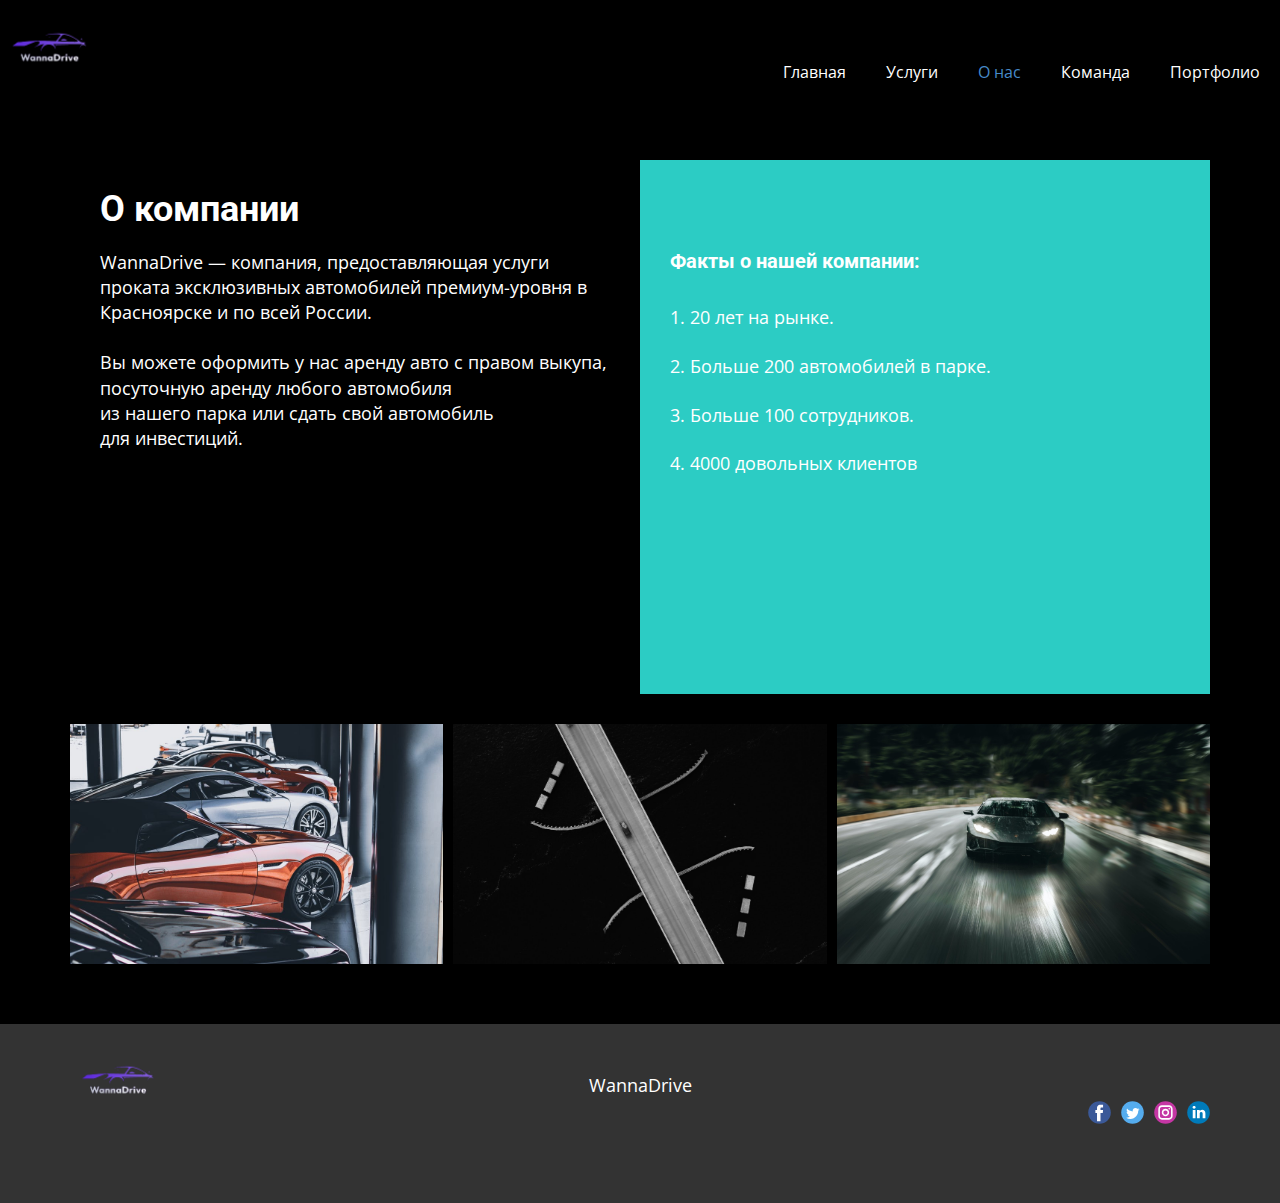
<file: О-нас.html>
<!DOCTYPE html>
<html style="font-size: 16px;" lang="ru"><head>
    <meta name="viewport" content="width=device-width, initial-scale=1.0">
    <meta charset="utf-8">
    <meta name="keywords" content="Finding the best car insurance company for you">
    <meta name="description" content="">
    <title>О нас</title>
    <link rel="stylesheet" href="nicepage.css" media="screen">
<link rel="stylesheet" href="О-нас.css" media="screen">
    <script class="u-script" type="text/javascript" src="jquery.js" defer=""></script>
    <script class="u-script" type="text/javascript" src="nicepage.js" defer=""></script>
    <meta name="generator" content="Nicepage 6.4.0, nicepage.com">
    <link id="u-theme-google-font" rel="stylesheet" href="https://fonts.googleapis.com/css?family=Roboto:100,100i,300,300i,400,400i,500,500i,700,700i,900,900i|Open+Sans:300,300i,400,400i,500,500i,600,600i,700,700i,800,800i">
    
    
    
    <script type="application/ld+json">{
		"@context": "http://schema.org",
		"@type": "Organization",
		"name": "",
		"logo": "images/6bcded929ae84539810c22df4561a452-Photoroom.png-Photoroom.png",
		"sameAs": []
}</script>
    <meta name="theme-color" content="#478ac9">
    <meta property="og:title" content="О нас">
    <meta property="og:type" content="website">
  <meta data-intl-tel-input-cdn-path="intlTelInput/"></head>
  <body data-path-to-root="./" data-include-products="true" class="u-body u-xl-mode" data-lang="ru"><header class="u-black u-clearfix u-header u-header" id="sec-9b36"><nav class="u-menu u-menu-one-level u-offcanvas u-menu-1">
        <div class="menu-collapse" style="font-size: 1rem; letter-spacing: 0px;">
          <a class="u-button-style u-custom-left-right-menu-spacing u-custom-padding-bottom u-custom-top-bottom-menu-spacing u-nav-link u-text-active-palette-1-base u-text-hover-palette-2-base" href="#">
            <svg class="u-svg-link" viewBox="0 0 24 24"><use xmlns:xlink="http://www.w3.org/1999/xlink" xlink:href="#menu-hamburger"></use></svg>
            <svg class="u-svg-content" version="1.1" id="menu-hamburger" viewBox="0 0 16 16" x="0px" y="0px" xmlns:xlink="http://www.w3.org/1999/xlink" xmlns="http://www.w3.org/2000/svg"><g><rect y="1" width="16" height="2"></rect><rect y="7" width="16" height="2"></rect><rect y="13" width="16" height="2"></rect>
</g></svg>
          </a>
        </div>
        <div class="u-custom-menu u-nav-container">
          <ul class="u-nav u-unstyled u-nav-1"><li class="u-nav-item"><a class="u-button-style u-nav-link u-text-active-palette-1-base u-text-hover-palette-2-base" href="Главная.html" style="padding: 10px 20px;">Главная</a>
</li><li class="u-nav-item"><a class="u-button-style u-nav-link u-text-active-palette-1-base u-text-hover-palette-2-base" href="Услуги.html" style="padding: 10px 20px;">Услуги</a>
</li><li class="u-nav-item"><a class="u-button-style u-nav-link u-text-active-palette-1-base u-text-hover-palette-2-base" href="О-нас.html" style="padding: 10px 20px;">О нас</a>
</li><li class="u-nav-item"><a class="u-button-style u-nav-link u-text-active-palette-1-base u-text-hover-palette-2-base" href="Команда.html" style="padding: 10px 20px;">Команда</a>
</li><li class="u-nav-item"><a class="u-button-style u-nav-link u-text-active-palette-1-base u-text-hover-palette-2-base" href="Портфолио.html" style="padding: 10px 20px;">Портфолио</a>
</li></ul>
        </div>
        <div class="u-custom-menu u-nav-container-collapse">
          <div class="u-black u-container-style u-inner-container-layout u-opacity u-opacity-95 u-sidenav">
            <div class="u-inner-container-layout u-sidenav-overflow">
              <div class="u-menu-close"></div>
              <ul class="u-align-center u-nav u-popupmenu-items u-unstyled u-nav-2"><li class="u-nav-item"><a class="u-button-style u-nav-link" href="Главная.html">Главная</a>
</li><li class="u-nav-item"><a class="u-button-style u-nav-link" href="Услуги.html">Услуги</a>
</li><li class="u-nav-item"><a class="u-button-style u-nav-link" href="О-нас.html">О нас</a>
</li><li class="u-nav-item"><a class="u-button-style u-nav-link" href="Команда.html">Команда</a>
</li><li class="u-nav-item"><a class="u-button-style u-nav-link" href="Портфолио.html">Портфолио</a>
</li></ul>
            </div>
          </div>
          <div class="u-black u-menu-overlay u-opacity u-opacity-70"></div>
        </div>
      </nav><a href="https://" class="u-image u-logo u-image-1" data-image-width="200" data-image-height="200">
        <img src="images/6bcded929ae84539810c22df4561a452-Photoroom.png-Photoroom.png" class="u-logo-image u-logo-image-1">
      </a></header>
    <section class="u-black u-clearfix u-section-1" id="sec-0cf3">
      <div class="u-clearfix u-sheet u-valign-middle u-sheet-1">
        <div class="data-layout-selected u-clearfix u-expanded-width u-layout-wrap u-layout-wrap-1">
          <div class="u-layout">
            <div class="u-layout-row">
              <div class="u-container-style u-layout-cell u-size-30 u-layout-cell-1">
                <div class="u-container-layout u-valign-top u-container-layout-1">
                  <h2 class="u-text u-text-1">О компании </h2>
                  <h6 class="u-custom-font u-text u-text-font u-text-2"> WannaDrive&nbsp;— компания, предоставляющая услуги проката эксклюзивных автомобилей премиум-уровня в Красноярске и по всей России.<br>
                    <br>Вы можете оформить у нас аренду авто с правом выкупа, посуточную аренду любого автомобиля<br>из нашего парка или сдать свой автомобиль<br>для инвестиций.<br>
                    <br>
                    <br>
                  </h6>
                </div>
              </div>
              <div class="u-container-style u-layout-cell u-palette-4-base u-size-30 u-layout-cell-2">
                <div class="u-container-layout u-container-layout-2">
                  <h5 class="u-text u-text-3">Факты о нашей компании:</h5>
                  <ol class="u-spacing-20 u-text u-text-4">
                    <li>20 лет на рынке.</li>
                    <li>Больше 200 автомобилей в парке.</li>
                    <li>Больше 100 сотрудников.</li>
                    <li>4000 довольных клиентов</li>
                  </ol>
                </div>
              </div>
            </div>
          </div>
        </div>
        <div class="u-gallery u-layout-grid u-lightbox u-no-transition u-show-text-on-hover u-gallery-1">
          <div class="u-gallery-inner u-gallery-inner-1">
            <div class="u-effect-fade u-gallery-item">
              <div class="u-back-slide" data-image-width="1000" data-image-height="1500">
                <img class="u-back-image u-expanded" src="images/pexels-photo-1231643.jpeg">
              </div>
              <div class="u-over-slide u-shading u-over-slide-1"></div>
            </div>
            <div class="u-effect-fade u-gallery-item u-gallery-item-2">
              <div class="u-back-slide" data-image-width="2001" data-image-height="1500">
                <img class="u-back-image u-expanded" src="images/pexels-photo-1586141.jpeg">
              </div>
              <div class="u-over-slide u-shading u-over-slide-2"></div>
            </div>
            <div class="u-effect-fade u-gallery-item u-gallery-item-3">
              <div class="u-back-slide" data-image-width="2250" data-image-height="1500">
                <img class="u-back-image u-expanded" src="images/pexels-photo-3136673.jpeg">
              </div>
              <div class="u-over-slide u-shading u-over-slide-3"></div>
            </div>
          </div>
        </div>
      </div>
    </section>
    
    
    
    <footer class="u-align-center-md u-align-center-sm u-align-center-xs u-clearfix u-footer u-grey-80" id="sec-1533"><div class="u-clearfix u-sheet u-sheet-1">
        <a href="https://" class="u-image u-logo u-image-1" data-image-width="200" data-image-height="200">
          <img src="images/6bcded929ae84539810c22df4561a452-Photoroom.png-Photoroom.png" class="u-logo-image u-logo-image-1">
        </a>
        <p class="u-align-center-lg u-align-center-md u-align-center-xl u-text u-text-1">WannaDrive </p>
        <div class="u-align-left u-social-icons u-spacing-10 u-social-icons-1">
          <a class="u-social-url" title="facebook" target="_blank" href=""><span class="u-icon u-social-facebook u-social-icon u-icon-1"><svg class="u-svg-link" preserveAspectRatio="xMidYMin slice" viewBox="0 0 112 112" style=""><use xmlns:xlink="http://www.w3.org/1999/xlink" xlink:href="#svg-df4e"></use></svg><svg class="u-svg-content" viewBox="0 0 112 112" x="0" y="0" id="svg-df4e"><circle fill="currentColor" cx="56.1" cy="56.1" r="55"></circle><path fill="#FFFFFF" d="M73.5,31.6h-9.1c-1.4,0-3.6,0.8-3.6,3.9v8.5h12.6L72,58.3H60.8v40.8H43.9V58.3h-8V43.9h8v-9.2
      c0-6.7,3.1-17,17-17h12.5v13.9H73.5z"></path></svg></span>
          </a>
          <a class="u-social-url" title="twitter" target="_blank" href=""><span class="u-icon u-social-icon u-social-twitter u-icon-2"><svg class="u-svg-link" preserveAspectRatio="xMidYMin slice" viewBox="0 0 112 112" style=""><use xmlns:xlink="http://www.w3.org/1999/xlink" xlink:href="#svg-8939"></use></svg><svg class="u-svg-content" viewBox="0 0 112 112" x="0" y="0" id="svg-8939"><circle fill="currentColor" class="st0" cx="56.1" cy="56.1" r="55"></circle><path fill="#FFFFFF" d="M83.8,47.3c0,0.6,0,1.2,0,1.7c0,17.7-13.5,38.2-38.2,38.2C38,87.2,31,85,25,81.2c1,0.1,2.1,0.2,3.2,0.2
      c6.3,0,12.1-2.1,16.7-5.7c-5.9-0.1-10.8-4-12.5-9.3c0.8,0.2,1.7,0.2,2.5,0.2c1.2,0,2.4-0.2,3.5-0.5c-6.1-1.2-10.8-6.7-10.8-13.1
      c0-0.1,0-0.1,0-0.2c1.8,1,3.9,1.6,6.1,1.7c-3.6-2.4-6-6.5-6-11.2c0-2.5,0.7-4.8,1.8-6.7c6.6,8.1,16.5,13.5,27.6,14
      c-0.2-1-0.3-2-0.3-3.1c0-7.4,6-13.4,13.4-13.4c3.9,0,7.3,1.6,9.8,4.2c3.1-0.6,5.9-1.7,8.5-3.3c-1,3.1-3.1,5.8-5.9,7.4
      c2.7-0.3,5.3-1,7.7-2.1C88.7,43,86.4,45.4,83.8,47.3z"></path></svg></span>
          </a>
          <a class="u-social-url" title="instagram" target="_blank" href=""><span class="u-icon u-social-icon u-social-instagram u-icon-3"><svg class="u-svg-link" preserveAspectRatio="xMidYMin slice" viewBox="0 0 112 112" style=""><use xmlns:xlink="http://www.w3.org/1999/xlink" xlink:href="#svg-9cb6"></use></svg><svg class="u-svg-content" viewBox="0 0 112 112" x="0" y="0" id="svg-9cb6"><circle fill="currentColor" cx="56.1" cy="56.1" r="55"></circle><path fill="#FFFFFF" d="M55.9,38.2c-9.9,0-17.9,8-17.9,17.9C38,66,46,74,55.9,74c9.9,0,17.9-8,17.9-17.9C73.8,46.2,65.8,38.2,55.9,38.2
      z M55.9,66.4c-5.7,0-10.3-4.6-10.3-10.3c-0.1-5.7,4.6-10.3,10.3-10.3c5.7,0,10.3,4.6,10.3,10.3C66.2,61.8,61.6,66.4,55.9,66.4z"></path><path fill="#FFFFFF" d="M74.3,33.5c-2.3,0-4.2,1.9-4.2,4.2s1.9,4.2,4.2,4.2s4.2-1.9,4.2-4.2S76.6,33.5,74.3,33.5z"></path><path fill="#FFFFFF" d="M73.1,21.3H38.6c-9.7,0-17.5,7.9-17.5,17.5v34.5c0,9.7,7.9,17.6,17.5,17.6h34.5c9.7,0,17.5-7.9,17.5-17.5V38.8
      C90.6,29.1,82.7,21.3,73.1,21.3z M83,73.3c0,5.5-4.5,9.9-9.9,9.9H38.6c-5.5,0-9.9-4.5-9.9-9.9V38.8c0-5.5,4.5-9.9,9.9-9.9h34.5
      c5.5,0,9.9,4.5,9.9,9.9V73.3z"></path></svg></span>
          </a>
          <a class="u-social-url" title="linkedin" target="_blank" href=""><span class="u-icon u-social-icon u-social-linkedin u-icon-4"><svg class="u-svg-link" preserveAspectRatio="xMidYMin slice" viewBox="0 0 112 112" style=""><use xmlns:xlink="http://www.w3.org/1999/xlink" xlink:href="#svg-4a27"></use></svg><svg class="u-svg-content" viewBox="0 0 112 112" x="0" y="0" id="svg-4a27"><circle fill="currentColor" cx="56.1" cy="56.1" r="55"></circle><path fill="#FFFFFF" d="M41.3,83.7H27.9V43.4h13.4V83.7z M34.6,37.9L34.6,37.9c-4.6,0-7.5-3.1-7.5-7c0-4,3-7,7.6-7s7.4,3,7.5,7
      C42.2,34.8,39.2,37.9,34.6,37.9z M89.6,83.7H76.2V62.2c0-5.4-1.9-9.1-6.8-9.1c-3.7,0-5.9,2.5-6.9,4.9c-0.4,0.9-0.4,2.1-0.4,3.3v22.5
      H48.7c0,0,0.2-36.5,0-40.3h13.4v5.7c1.8-2.7,5-6.7,12.1-6.7c8.8,0,15.4,5.8,15.4,18.1V83.7z"></path></svg></span>
          </a>
        </div>
      </div></footer>
    <section class="u-backlink u-clearfix u-grey-80">
      <a class="u-link" href="https://" target="_blank">
       
    </section>
  
</body></html>
</file>
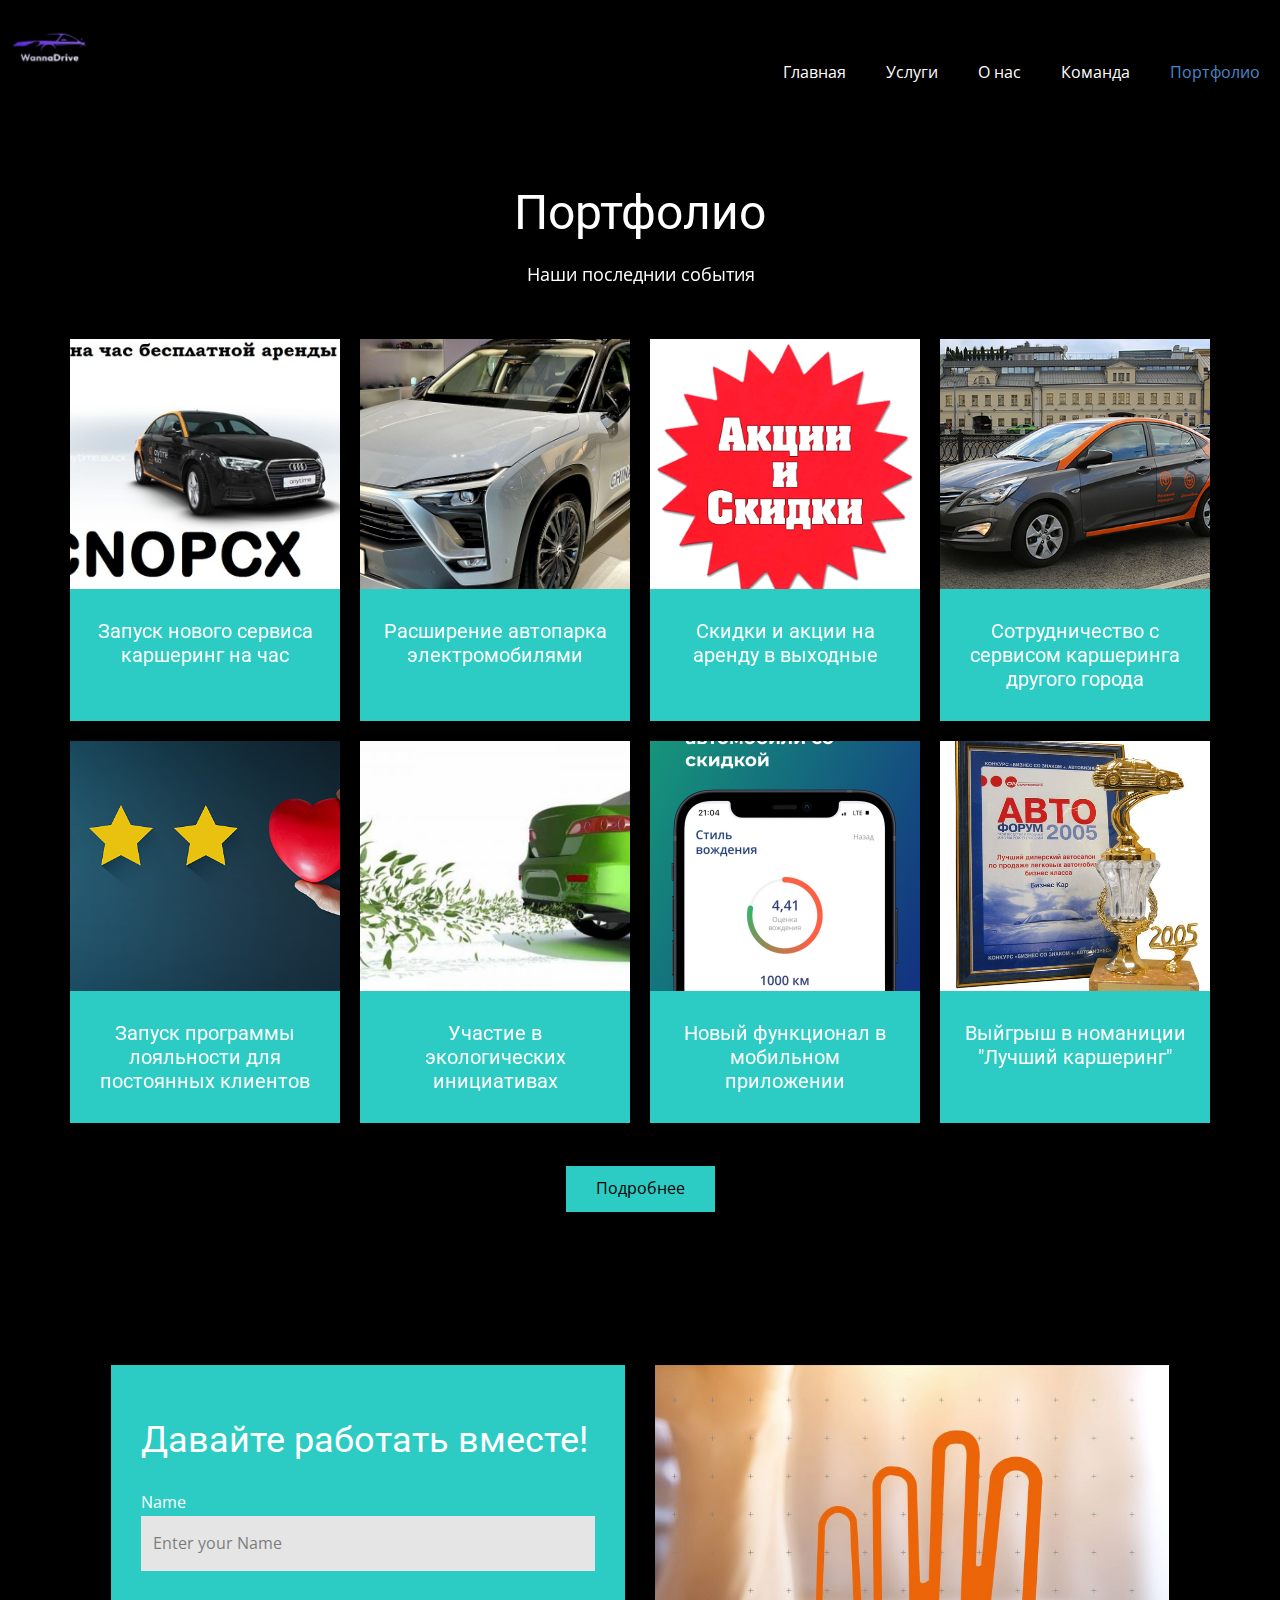
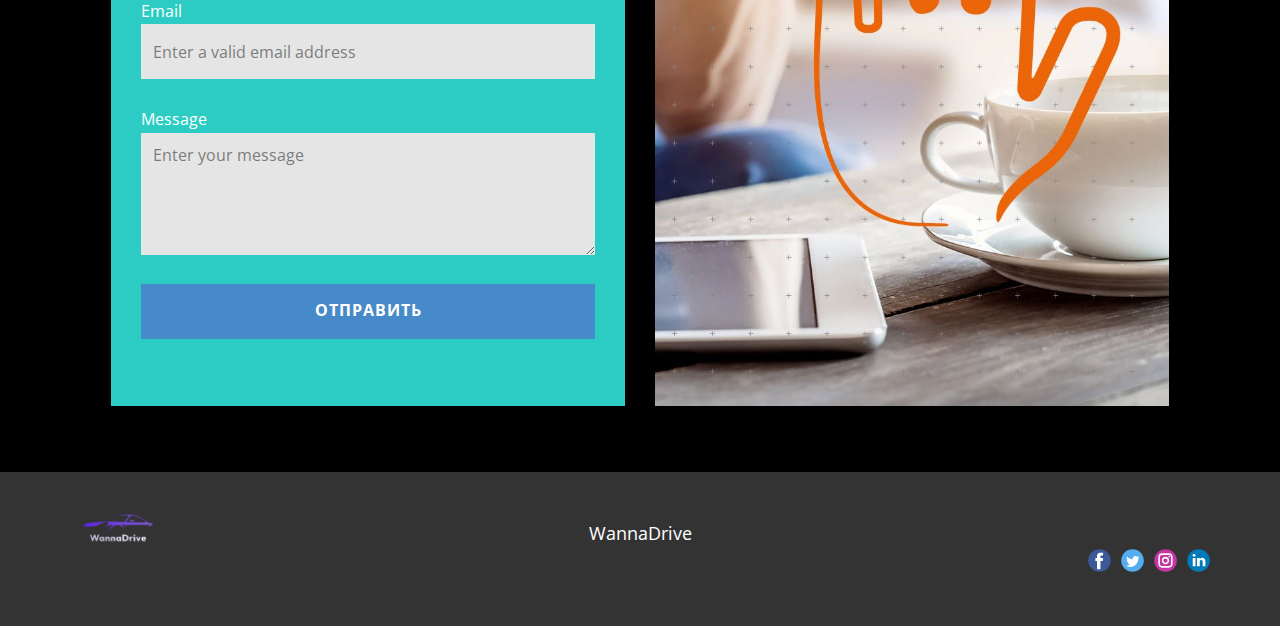
<file: Портфолио.html>
<!DOCTYPE html>
<html style="font-size: 16px;" lang="ru"><head>
    <meta name="viewport" content="width=device-width, initial-scale=1.0">
    <meta charset="utf-8">
    <meta name="keywords" content="Sample Headline, What We Do, Portfolio">
    <meta name="description" content="">
    <title>Портфолио</title>
    <link rel="stylesheet" href="nicepage.css" media="screen">
<link rel="stylesheet" href="Портфолио.css" media="screen">
    <script class="u-script" type="text/javascript" src="jquery.js" defer=""></script>
    <script class="u-script" type="text/javascript" src="nicepage.js" defer=""></script>
    <meta name="generator" content="Nicepage 6.4.0, nicepage.com">
    <meta name="referrer" content="origin">
    <link id="u-theme-google-font" rel="stylesheet" href="https://fonts.googleapis.com/css?family=Roboto:100,100i,300,300i,400,400i,500,500i,700,700i,900,900i|Open+Sans:300,300i,400,400i,500,500i,600,600i,700,700i,800,800i">
    
    
    
    
    <script type="application/ld+json">{
		"@context": "http://schema.org",
		"@type": "Organization",
		"name": "",
		"logo": "images/6bcded929ae84539810c22df4561a452-Photoroom.png-Photoroom.png",
		"sameAs": []
}</script>
    <meta name="theme-color" content="#478ac9">
    <meta property="og:title" content="Портфолио">
    <meta property="og:type" content="website">
  <meta data-intl-tel-input-cdn-path="intlTelInput/"></head>
  <body data-path-to-root="./" data-include-products="true" class="u-body u-xl-mode" data-lang="ru"><header class="u-black u-clearfix u-header u-header" id="sec-9b36"><nav class="u-menu u-menu-one-level u-offcanvas u-menu-1">
        <div class="menu-collapse" style="font-size: 1rem; letter-spacing: 0px;">
          <a class="u-button-style u-custom-left-right-menu-spacing u-custom-padding-bottom u-custom-top-bottom-menu-spacing u-nav-link u-text-active-palette-1-base u-text-hover-palette-2-base" href="#">
            <svg class="u-svg-link" viewBox="0 0 24 24"><use xmlns:xlink="http://www.w3.org/1999/xlink" xlink:href="#menu-hamburger"></use></svg>
            <svg class="u-svg-content" version="1.1" id="menu-hamburger" viewBox="0 0 16 16" x="0px" y="0px" xmlns:xlink="http://www.w3.org/1999/xlink" xmlns="http://www.w3.org/2000/svg"><g><rect y="1" width="16" height="2"></rect><rect y="7" width="16" height="2"></rect><rect y="13" width="16" height="2"></rect>
</g></svg>
          </a>
        </div>
        <div class="u-custom-menu u-nav-container">
          <ul class="u-nav u-unstyled u-nav-1"><li class="u-nav-item"><a class="u-button-style u-nav-link u-text-active-palette-1-base u-text-hover-palette-2-base" href="Главная.html" style="padding: 10px 20px;">Главная</a>
</li><li class="u-nav-item"><a class="u-button-style u-nav-link u-text-active-palette-1-base u-text-hover-palette-2-base" href="Услуги.html" style="padding: 10px 20px;">Услуги</a>
</li><li class="u-nav-item"><a class="u-button-style u-nav-link u-text-active-palette-1-base u-text-hover-palette-2-base" href="О-нас.html" style="padding: 10px 20px;">О нас</a>
</li><li class="u-nav-item"><a class="u-button-style u-nav-link u-text-active-palette-1-base u-text-hover-palette-2-base" href="Команда.html" style="padding: 10px 20px;">Команда</a>
</li><li class="u-nav-item"><a class="u-button-style u-nav-link u-text-active-palette-1-base u-text-hover-palette-2-base" href="Портфолио.html" style="padding: 10px 20px;">Портфолио</a>
</li></ul>
        </div>
        <div class="u-custom-menu u-nav-container-collapse">
          <div class="u-black u-container-style u-inner-container-layout u-opacity u-opacity-95 u-sidenav">
            <div class="u-inner-container-layout u-sidenav-overflow">
              <div class="u-menu-close"></div>
              <ul class="u-align-center u-nav u-popupmenu-items u-unstyled u-nav-2"><li class="u-nav-item"><a class="u-button-style u-nav-link" href="Главная.html">Главная</a>
</li><li class="u-nav-item"><a class="u-button-style u-nav-link" href="Услуги.html">Услуги</a>
</li><li class="u-nav-item"><a class="u-button-style u-nav-link" href="О-нас.html">О нас</a>
</li><li class="u-nav-item"><a class="u-button-style u-nav-link" href="Команда.html">Команда</a>
</li><li class="u-nav-item"><a class="u-button-style u-nav-link" href="Портфолио.html">Портфолио</a>
</li></ul>
            </div>
          </div>
          <div class="u-black u-menu-overlay u-opacity u-opacity-70"></div>
        </div>
      </nav><a href="https://" class="u-image u-logo u-image-1" data-image-width="200" data-image-height="200">
        <img src="images/6bcded929ae84539810c22df4561a452-Photoroom.png-Photoroom.png" class="u-logo-image u-logo-image-1">
      </a></header>
    <section class="u-align-center u-black u-clearfix u-container-align-center u-section-1" id="carousel_87e4">
      
      
      
      
      
      
      
      
      
      
      
      
      
      
      
      
      
      
      <div class="u-clearfix u-sheet u-valign-middle u-sheet-1">
        <h2 class="u-align-center u-text u-text-default u-text-1" data-animation-name="customAnimationIn" data-animation-duration="1500" data-animation-delay="0">Портфолио </h2>
        <p class="u-align-center u-text u-text-2" data-animation-name="customAnimationIn" data-animation-duration="1500" data-animation-delay="250">Наши последнии события</p>
        <div class="u-expanded-width u-list u-list-1">
          <div class="u-repeater u-repeater-1">
            <div class="u-align-center u-container-style u-list-item u-palette-4-base u-repeater-item u-shape-round u-top-left-radius-20 u-list-item-1" data-animation-name="customAnimationIn" data-animation-duration="1500" data-animation-delay="500">
              <div class="u-container-layout u-similar-container u-container-layout-1">
                <img class="u-expanded-width u-image u-image-1" src="images/kN8o5yNe4pI.jpg" alt="" data-image-width="604" data-image-height="304">
                <h5 class="u-text u-text-3"> Запуск нового сервиса каршеринг на час</h5>
              </div>
            </div>
            <div class="u-align-center u-container-style u-list-item u-palette-4-base u-repeater-item u-shape-round u-top-left-radius-20 u-video-cover u-list-item-2" data-animation-name="customAnimationIn" data-animation-duration="1500" data-animation-delay="500">
              <div class="u-container-layout u-similar-container u-container-layout-2">
                <img class="u-expanded-width u-image u-image-2" src="images/1730474871_0_119_1438_928_1920x0_80_0_0_b8eafed5f36a0f112dbd163d220e496f.jpg" alt="" data-image-width="1920" data-image-height="1080">
                <h5 class="u-text u-text-4"> Расширение автопарка электромобилями</h5>
              </div>
            </div>
            <div class="u-align-center u-container-style u-list-item u-palette-4-base u-repeater-item u-shape-round u-top-left-radius-20 u-video-cover u-list-item-3" data-animation-name="customAnimationIn" data-animation-duration="1500" data-animation-delay="500">
              <div class="u-container-layout u-similar-container u-container-layout-3">
                <img class="u-expanded-width u-image u-image-3" src="images/f50a1b6fa8e62897bf1247f095012381.jpg" alt="" data-image-width="700" data-image-height="700">
                <h5 class="u-text u-text-5"> Скидки и акции на аренду в выходные</h5>
              </div>
            </div>
            <div class="u-align-center u-container-style u-list-item u-palette-4-base u-repeater-item u-shape-round u-top-left-radius-20 u-video-cover u-list-item-4" data-animation-name="customAnimationIn" data-animation-duration="1500" data-animation-delay="500">
              <div class="u-container-layout u-similar-container u-container-layout-4">
                <img class="u-expanded-width u-image u-image-4" src="images/450a61478c11bce66f476880a45f0adedae140a5.jpg" alt="" data-image-width="600" data-image-height="360">
                <h5 class="u-text u-text-6"> Сотрудничество с сервисом каршеринга другого города</h5>
              </div>
            </div>
            <div class="u-align-center u-container-style u-list-item u-palette-4-base u-repeater-item u-shape-round u-top-left-radius-20 u-video-cover u-list-item-5" data-animation-name="customAnimationIn" data-animation-duration="1500" data-animation-delay="500">
              <div class="u-container-layout u-similar-container u-container-layout-5">
                <img class="u-expanded-width u-image u-image-5" src="images/a9f382bf8a66e59d98c767b5b040dfc7.png" alt="" data-image-width="970" data-image-height="396">
                <h5 class="u-text u-text-7">Запуск программы лояльности для постоянных клиентов </h5>
              </div>
            </div>
            <div class="u-align-center u-container-style u-list-item u-palette-4-base u-repeater-item u-shape-round u-top-left-radius-20 u-video-cover u-list-item-6" data-animation-name="customAnimationIn" data-animation-duration="1500" data-animation-delay="500">
              <div class="u-container-layout u-similar-container u-container-layout-6">
                <img class="u-expanded-width u-image u-image-6" src="images/ekologicheskiy-transport_thumb-e1498408366586.jpg" alt="" data-image-width="600" data-image-height="350">
                <h5 class="u-text u-text-8">Участие в экологических инициативах</h5>
              </div>
            </div>
            <div class="u-align-center u-container-style u-list-item u-palette-4-base u-repeater-item u-shape-round u-top-left-radius-20 u-video-cover u-list-item-7" data-animation-name="customAnimationIn" data-animation-duration="1500" data-animation-delay="500">
              <div class="u-container-layout u-similar-container u-container-layout-7">
                <img class="u-expanded-width u-image u-image-7" src="images/7658fb24-335e-4627-91e9-2d99f1513f78.jpg" alt="" data-image-width="1242" data-image-height="2208">
                <h5 class="u-text u-text-9">Новый функционал в мобильном приложении</h5>
              </div>
            </div>
            <div class="u-align-center u-container-style u-list-item u-palette-4-base u-repeater-item u-shape-round u-top-left-radius-20 u-video-cover u-list-item-8" data-animation-name="customAnimationIn" data-animation-duration="1500" data-animation-delay="500">
              <div class="u-container-layout u-similar-container u-container-layout-8">
                <img class="u-expanded-width u-image u-image-8" src="images/20fe689nxy5ovo1akmz2zsizdjkienis.jpg" alt="" data-image-width="534" data-image-height="712">
                <h5 class="u-text u-text-10">Выйгрыш в номаниции "Лучший каршеринг"</h5>
              </div>
            </div>
          </div>
        </div>
        <a href="https://" class="u-active-palette-4-base u-border-none u-btn u-button-style u-hover-palette-4-base u-palette-4-base u-text-black u-btn-1">Подробнее </a>
      </div>
    </section>
    <section class="u-black u-clearfix u-container-align-center u-section-2" id="carousel_2867">
      <div class="u-clearfix u-sheet u-valign-middle u-sheet-1">
        <div class="data-layout-selected u-clearfix u-gutter-30 u-layout-wrap u-layout-wrap-1">
          <div class="u-layout">
            <div class="u-layout-row">
              <div class="u-align-left u-container-style u-layout-cell u-palette-4-base u-size-30 u-layout-cell-1">
                <div class="u-container-layout u-valign-middle u-container-layout-1">
                  <div class="u-align-left u-expanded-width u-form u-form-1">
                    <form action="https://forms.nicepagesrv.com/v2/form/process" class="u-clearfix u-form-spacing-28 u-form-vertical u-inner-form" style="padding: 0px;" source="email" name="form">
                      <h3 class="u-form-group u-form-text u-text u-text-1"> Давайте работать вместе!</h3>
                      <div class="u-form-group u-form-name u-label-top">
                        <label for="name-5a14" class="u-label" wfd-invisible="true">Name</label>
                        <input type="text" placeholder="Enter your Name" id="name-5a14" name="name" class="u-border-none u-grey-10 u-input u-input-rectangle u-input-1" required="">
                      </div>
                      <div class="u-form-email u-form-group u-label-top">
                        <label for="email-5a14" class="u-label" wfd-invisible="true">Email</label>
                        <input type="email" placeholder="Enter a valid email address" id="email-5a14" name="email" class="u-border-none u-grey-10 u-input u-input-rectangle u-input-2" required="">
                      </div>
                      <div class="u-form-group u-form-message u-label-top u-form-group-4">
                        <label for="message-752f" class="u-label">Message</label>
                        <textarea placeholder="Enter your message" rows="4" cols="50" id="message-752f" name="message" class="u-border-none u-grey-10 u-input u-input-rectangle u-input-3" required=""></textarea>
                      </div>
                      <div class="u-align-right u-form-group u-form-submit u-label-top">
                        <a href="#" class="u-active-black u-border-none u-btn u-btn-submit u-button-style u-hover-black u-palette-1-base u-text-active-white u-text-body-alt-color u-text-hover-white u-btn-1">Отправить</a>
                        <input type="submit" value="submit" class="u-form-control-hidden" wfd-invisible="true">
                      </div>
                      <div class="u-form-send-message u-form-send-success" wfd-invisible="true"> Thank you! Your message has been sent. </div>
                      <div class="u-form-send-error u-form-send-message" wfd-invisible="true"> Unable to send your message. Please fix errors then try again. </div>
                      <input type="hidden" value="" name="recaptchaResponse" wfd-invisible="true">
                      <input type="hidden" name="formServices" value="421793b8-c045-6f3b-ead1-3a398f92b607">
                    </form>
                  </div>
                </div>
              </div>
              <div class="u-container-align-center u-container-style u-image u-layout-cell u-size-30 u-image-1" data-animation-name="" data-animation-duration="0" data-animation-delay="0" data-animation-direction="" data-image-width="1536" data-image-height="960">
                <div class="u-container-layout u-container-layout-2"></div>
              </div>
            </div>
          </div>
        </div>
      </div>
    </section>
    
    
    
    <footer class="u-align-center-md u-align-center-sm u-align-center-xs u-clearfix u-footer u-grey-80" id="sec-1533"><div class="u-clearfix u-sheet u-sheet-1">
        <a href="https://" class="u-image u-logo u-image-1" data-image-width="200" data-image-height="200">
          <img src="images/6bcded929ae84539810c22df4561a452-Photoroom.png-Photoroom.png" class="u-logo-image u-logo-image-1">
        </a>
        <p class="u-align-center-lg u-align-center-md u-align-center-xl u-text u-text-1">WannaDrive </p>
        <div class="u-align-left u-social-icons u-spacing-10 u-social-icons-1">
          <a class="u-social-url" title="facebook" target="_blank" href=""><span class="u-icon u-social-facebook u-social-icon u-icon-1"><svg class="u-svg-link" preserveAspectRatio="xMidYMin slice" viewBox="0 0 112 112" style=""><use xmlns:xlink="http://www.w3.org/1999/xlink" xlink:href="#svg-df4e"></use></svg><svg class="u-svg-content" viewBox="0 0 112 112" x="0" y="0" id="svg-df4e"><circle fill="currentColor" cx="56.1" cy="56.1" r="55"></circle><path fill="#FFFFFF" d="M73.5,31.6h-9.1c-1.4,0-3.6,0.8-3.6,3.9v8.5h12.6L72,58.3H60.8v40.8H43.9V58.3h-8V43.9h8v-9.2
      c0-6.7,3.1-17,17-17h12.5v13.9H73.5z"></path></svg></span>
          </a>
          <a class="u-social-url" title="twitter" target="_blank" href=""><span class="u-icon u-social-icon u-social-twitter u-icon-2"><svg class="u-svg-link" preserveAspectRatio="xMidYMin slice" viewBox="0 0 112 112" style=""><use xmlns:xlink="http://www.w3.org/1999/xlink" xlink:href="#svg-8939"></use></svg><svg class="u-svg-content" viewBox="0 0 112 112" x="0" y="0" id="svg-8939"><circle fill="currentColor" class="st0" cx="56.1" cy="56.1" r="55"></circle><path fill="#FFFFFF" d="M83.8,47.3c0,0.6,0,1.2,0,1.7c0,17.7-13.5,38.2-38.2,38.2C38,87.2,31,85,25,81.2c1,0.1,2.1,0.2,3.2,0.2
      c6.3,0,12.1-2.1,16.7-5.7c-5.9-0.1-10.8-4-12.5-9.3c0.8,0.2,1.7,0.2,2.5,0.2c1.2,0,2.4-0.2,3.5-0.5c-6.1-1.2-10.8-6.7-10.8-13.1
      c0-0.1,0-0.1,0-0.2c1.8,1,3.9,1.6,6.1,1.7c-3.6-2.4-6-6.5-6-11.2c0-2.5,0.7-4.8,1.8-6.7c6.6,8.1,16.5,13.5,27.6,14
      c-0.2-1-0.3-2-0.3-3.1c0-7.4,6-13.4,13.4-13.4c3.9,0,7.3,1.6,9.8,4.2c3.1-0.6,5.9-1.7,8.5-3.3c-1,3.1-3.1,5.8-5.9,7.4
      c2.7-0.3,5.3-1,7.7-2.1C88.7,43,86.4,45.4,83.8,47.3z"></path></svg></span>
          </a>
          <a class="u-social-url" title="instagram" target="_blank" href=""><span class="u-icon u-social-icon u-social-instagram u-icon-3"><svg class="u-svg-link" preserveAspectRatio="xMidYMin slice" viewBox="0 0 112 112" style=""><use xmlns:xlink="http://www.w3.org/1999/xlink" xlink:href="#svg-9cb6"></use></svg><svg class="u-svg-content" viewBox="0 0 112 112" x="0" y="0" id="svg-9cb6"><circle fill="currentColor" cx="56.1" cy="56.1" r="55"></circle><path fill="#FFFFFF" d="M55.9,38.2c-9.9,0-17.9,8-17.9,17.9C38,66,46,74,55.9,74c9.9,0,17.9-8,17.9-17.9C73.8,46.2,65.8,38.2,55.9,38.2
      z M55.9,66.4c-5.7,0-10.3-4.6-10.3-10.3c-0.1-5.7,4.6-10.3,10.3-10.3c5.7,0,10.3,4.6,10.3,10.3C66.2,61.8,61.6,66.4,55.9,66.4z"></path><path fill="#FFFFFF" d="M74.3,33.5c-2.3,0-4.2,1.9-4.2,4.2s1.9,4.2,4.2,4.2s4.2-1.9,4.2-4.2S76.6,33.5,74.3,33.5z"></path><path fill="#FFFFFF" d="M73.1,21.3H38.6c-9.7,0-17.5,7.9-17.5,17.5v34.5c0,9.7,7.9,17.6,17.5,17.6h34.5c9.7,0,17.5-7.9,17.5-17.5V38.8
      C90.6,29.1,82.7,21.3,73.1,21.3z M83,73.3c0,5.5-4.5,9.9-9.9,9.9H38.6c-5.5,0-9.9-4.5-9.9-9.9V38.8c0-5.5,4.5-9.9,9.9-9.9h34.5
      c5.5,0,9.9,4.5,9.9,9.9V73.3z"></path></svg></span>
          </a>
          <a class="u-social-url" title="linkedin" target="_blank" href=""><span class="u-icon u-social-icon u-social-linkedin u-icon-4"><svg class="u-svg-link" preserveAspectRatio="xMidYMin slice" viewBox="0 0 112 112" style=""><use xmlns:xlink="http://www.w3.org/1999/xlink" xlink:href="#svg-4a27"></use></svg><svg class="u-svg-content" viewBox="0 0 112 112" x="0" y="0" id="svg-4a27"><circle fill="currentColor" cx="56.1" cy="56.1" r="55"></circle><path fill="#FFFFFF" d="M41.3,83.7H27.9V43.4h13.4V83.7z M34.6,37.9L34.6,37.9c-4.6,0-7.5-3.1-7.5-7c0-4,3-7,7.6-7s7.4,3,7.5,7
      C42.2,34.8,39.2,37.9,34.6,37.9z M89.6,83.7H76.2V62.2c0-5.4-1.9-9.1-6.8-9.1c-3.7,0-5.9,2.5-6.9,4.9c-0.4,0.9-0.4,2.1-0.4,3.3v22.5
      H48.7c0,0,0.2-36.5,0-40.3h13.4v5.7c1.8-2.7,5-6.7,12.1-6.7c8.8,0,15.4,5.8,15.4,18.1V83.7z"></path></svg></span>
          </a>
        </div>
      </div></footer>
    <section class="u-backlink u-clearfix u-grey-80">
      
    </section>
  
</body></html>
</file>
